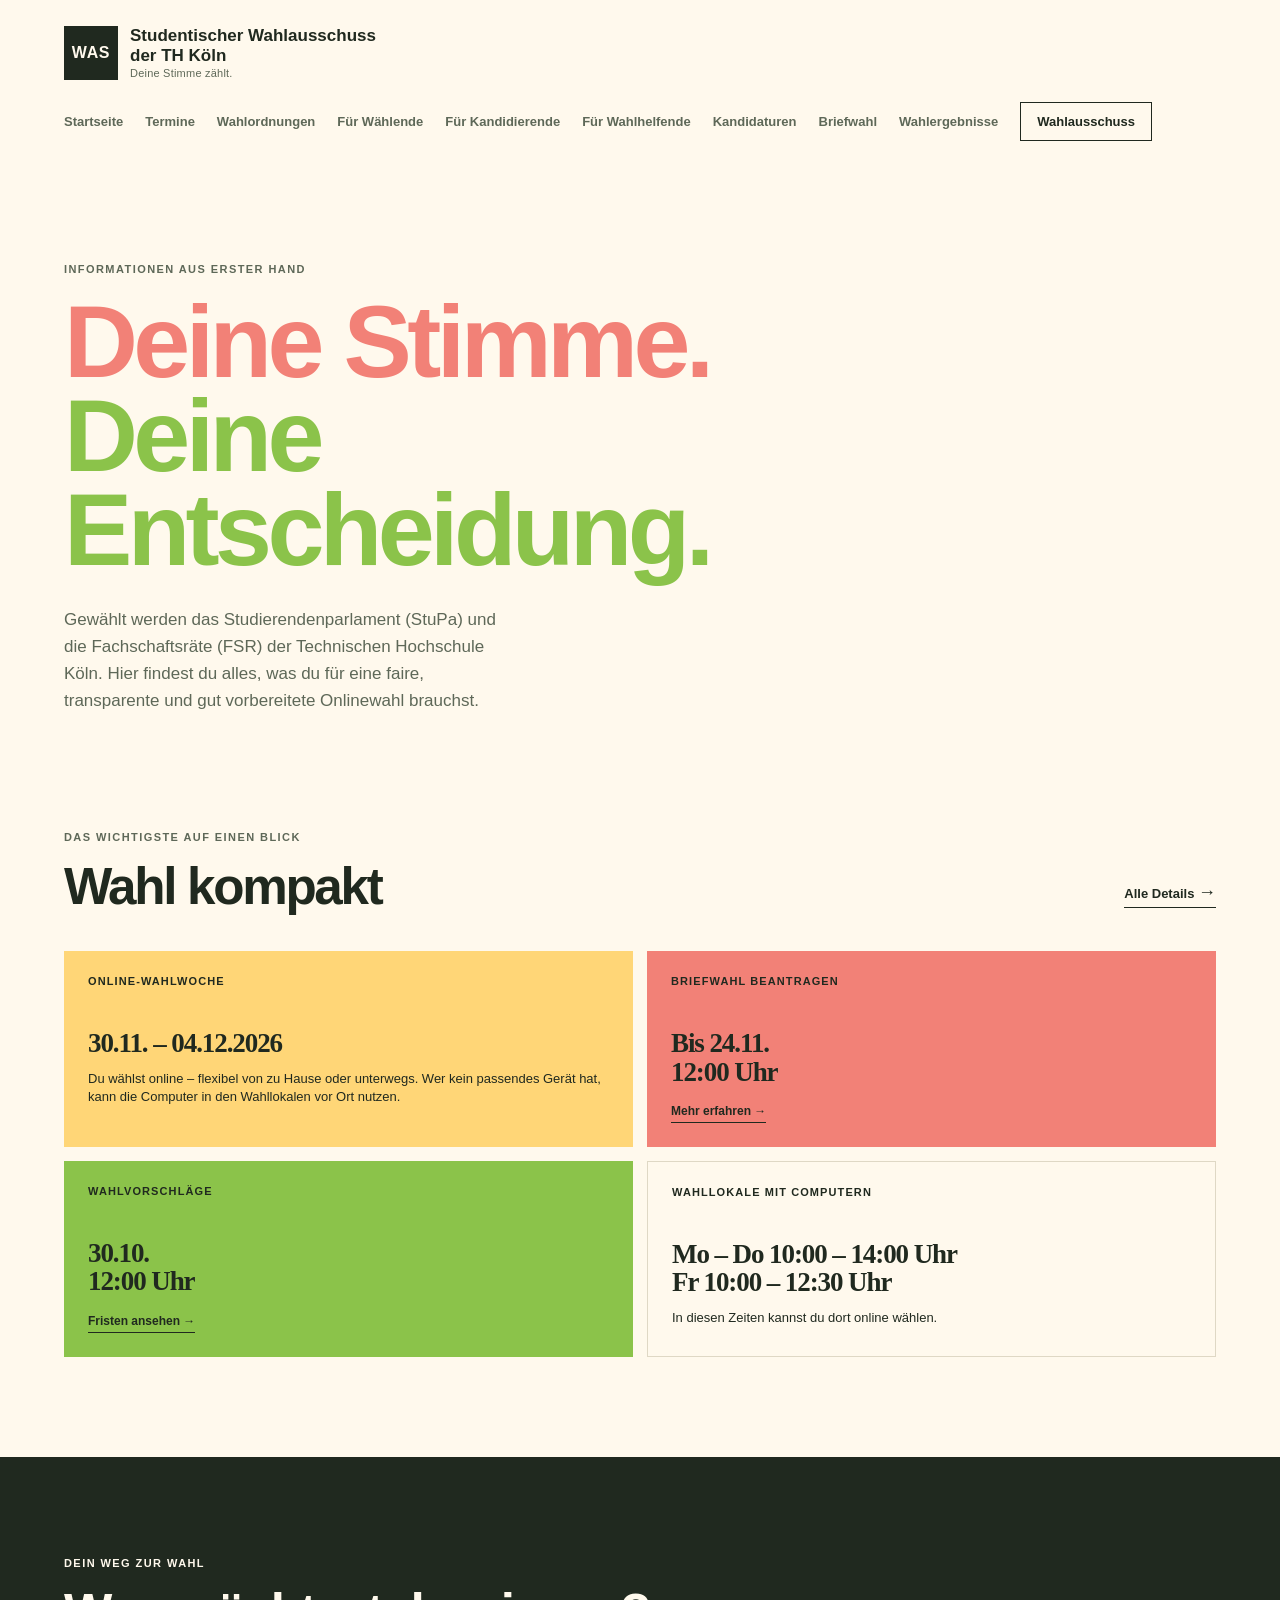
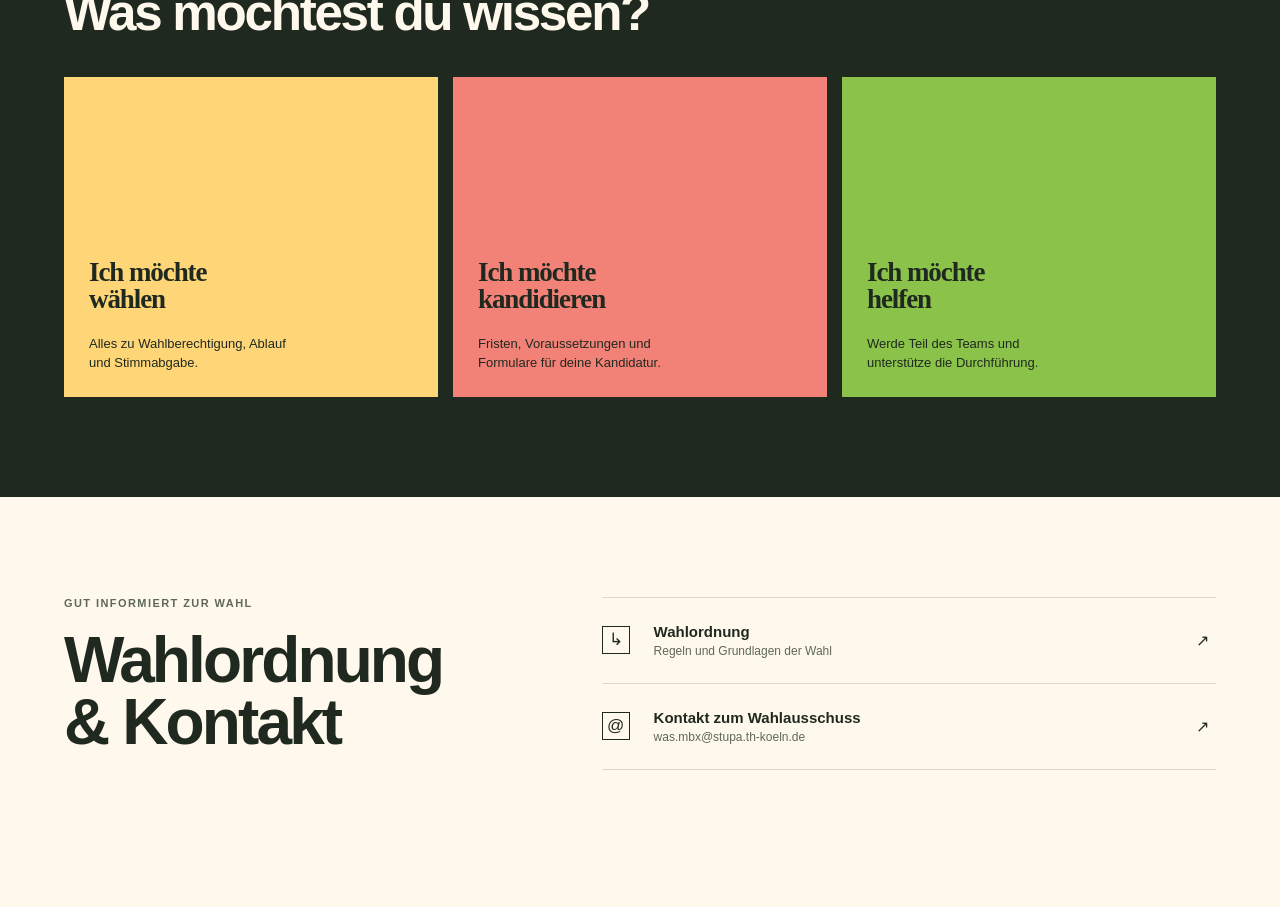
<file: index.html>
<!doctype html>
<html lang="de">
  <head>
    <meta charset="UTF-8" />
    <meta name="viewport" content="width=device-width, initial-scale=1.0" />
    <meta name="description" content="Informationen zur Wahl, den Fristen und dem Wahlausschuss." />
    <title>Wahlausschuss | Deine Wahl</title>
    <link rel="stylesheet" href="styles.css" />
    <script src="script.js" defer></script>
  </head>
  <body>
    <header class="site-header">
      <a class="brand" href="#start" aria-label="Startseite Studentischer Wahlausschuss">
        <span class="brand-mark">WAS</span>
        <span><strong>Studentischer Wahlausschuss</strong><strong>der TH Köln</strong><small>Deine Stimme zählt.</small></span>
      </a>
      <button class="menu-toggle" type="button" aria-expanded="false" aria-controls="site-nav">Menü</button>
      <nav id="site-nav" class="site-nav" aria-label="Hauptnavigation">
        <a href="index.html">Startseite</a>
        <a href="termine.html">Termine</a>
        <a href="wahlordnungen.html">Wahlordnungen</a>
        <a href="waehlende.html">Für Wählende</a>
        <a href="kandidierende.html">Für Kandidierende</a>
        <a href="wahlhelfende.html">Für Wahlhelfende</a>
        <a href="kandidaturen.html">Kandidaturen</a>
        <a href="briefwahl.html">Briefwahl</a>
        <a href="wahlergebnisse.html">Wahlergebnisse</a>
        <a class="nav-cta" href="wahlausschuss.html">Wahlausschuss</a>
      </nav>
    </header>

    <main id="start">
      <section class="hero" aria-labelledby="hero-title">
        <div class="hero-copy">
          <p class="eyebrow">Informationen aus erster Hand</p>
          <h1 id="hero-title"><span>Deine Stimme.</span><br /><em>Deine Entscheidung.</em></h1>
          <p class="hero-intro">Gewählt werden das Studierendenparlament (StuPa) und die Fachschaftsräte (FSR) der Technischen Hochschule Köln. Hier findest du alles, was du für eine faire, transparente und gut vorbereitete Onlinewahl brauchst.</p>
        </div>
      </section>

      <section class="section facts-section" aria-labelledby="facts-title">
        <div class="section-heading compact"><p class="eyebrow">Das wichtigste auf einen Blick</p><h2 id="facts-title">Wahl kompakt</h2><a class="text-link" href="termine.html">Alle Details <span>→</span></a></div>
        <div class="facts-grid">
          <article class="fact-card fact-card-wide"><span class="fact-label">Online-Wahlwoche</span><strong>30.11. – 04.12.2026</strong><p>Du wählst online – flexibel von zu Hause oder unterwegs. Wer kein passendes Gerät hat, kann die Computer in den Wahllokalen vor Ort nutzen.</p></article>
          <article class="fact-card"><span class="fact-label">Briefwahl beantragen</span><strong>Bis 24.11.<br />12:00 Uhr</strong><a class="text-link" href="briefwahl.html">Mehr erfahren →</a></article>
          <article class="fact-card"><span class="fact-label">Wahlvorschläge</span><strong>30.10.<br />12:00 Uhr</strong><a class="text-link" href="termine.html">Fristen ansehen →</a></article>
          <article class="fact-card fact-card-wide"><span class="fact-label">Wahllokale mit Computern</span><strong>Mo – Do 10:00 – 14:00 Uhr<br />Fr 10:00 – 12:30 Uhr</strong><p>In diesen Zeiten kannst du dort online wählen.</p></article>
        </div>
      </section>

      <section id="wahl" class="section choice-section" aria-labelledby="wahl-title">
        <div class="section-heading compact"><p class="eyebrow">Dein Weg zur Wahl</p><h2 id="wahl-title">Was möchtest du wissen?</h2></div>
        <div class="choice-grid">
          <a class="choice-card choice-yellow" href="waehlende.html"><h3>Ich möchte wählen</h3><p>Alles zu Wahlberechtigung, Ablauf und Stimmabgabe.</p></a>
          <a class="choice-card choice-coral" href="kandidierende.html"><h3>Ich möchte kandidieren</h3><p>Fristen, Voraussetzungen und Formulare für deine Kandidatur.</p></a>
          <a class="choice-card choice-ink" href="wahlhelfende.html"><h3>Ich möchte helfen</h3><p>Werde Teil des Teams und unterstütze die Durchführung.</p></a>
        </div>
      </section>

      <section id="service" class="section service-section" aria-labelledby="service-title">
        <div><p class="eyebrow">Gut informiert zur Wahl</p><h2 id="service-title">Wahlordnung<br />& Kontakt</h2></div>
        <div class="resource-list">
          <a href="wahlordnungen.html"><span class="resource-icon">↳</span><span><strong>Wahlordnung</strong><small>Regeln und Grundlagen der Wahl</small></span><span>↗</span></a>
          <a id="kontakt" href="mailto:was.mbx@stupa.th-koeln.de"><span class="resource-icon">@</span><span><strong>Kontakt zum Wahlausschuss</strong><small>was.mbx@stupa.th-koeln.de</small></span><span>↗</span></a>
        </div>
      </section>
    </main>

    
  </body>
</html>
</file>
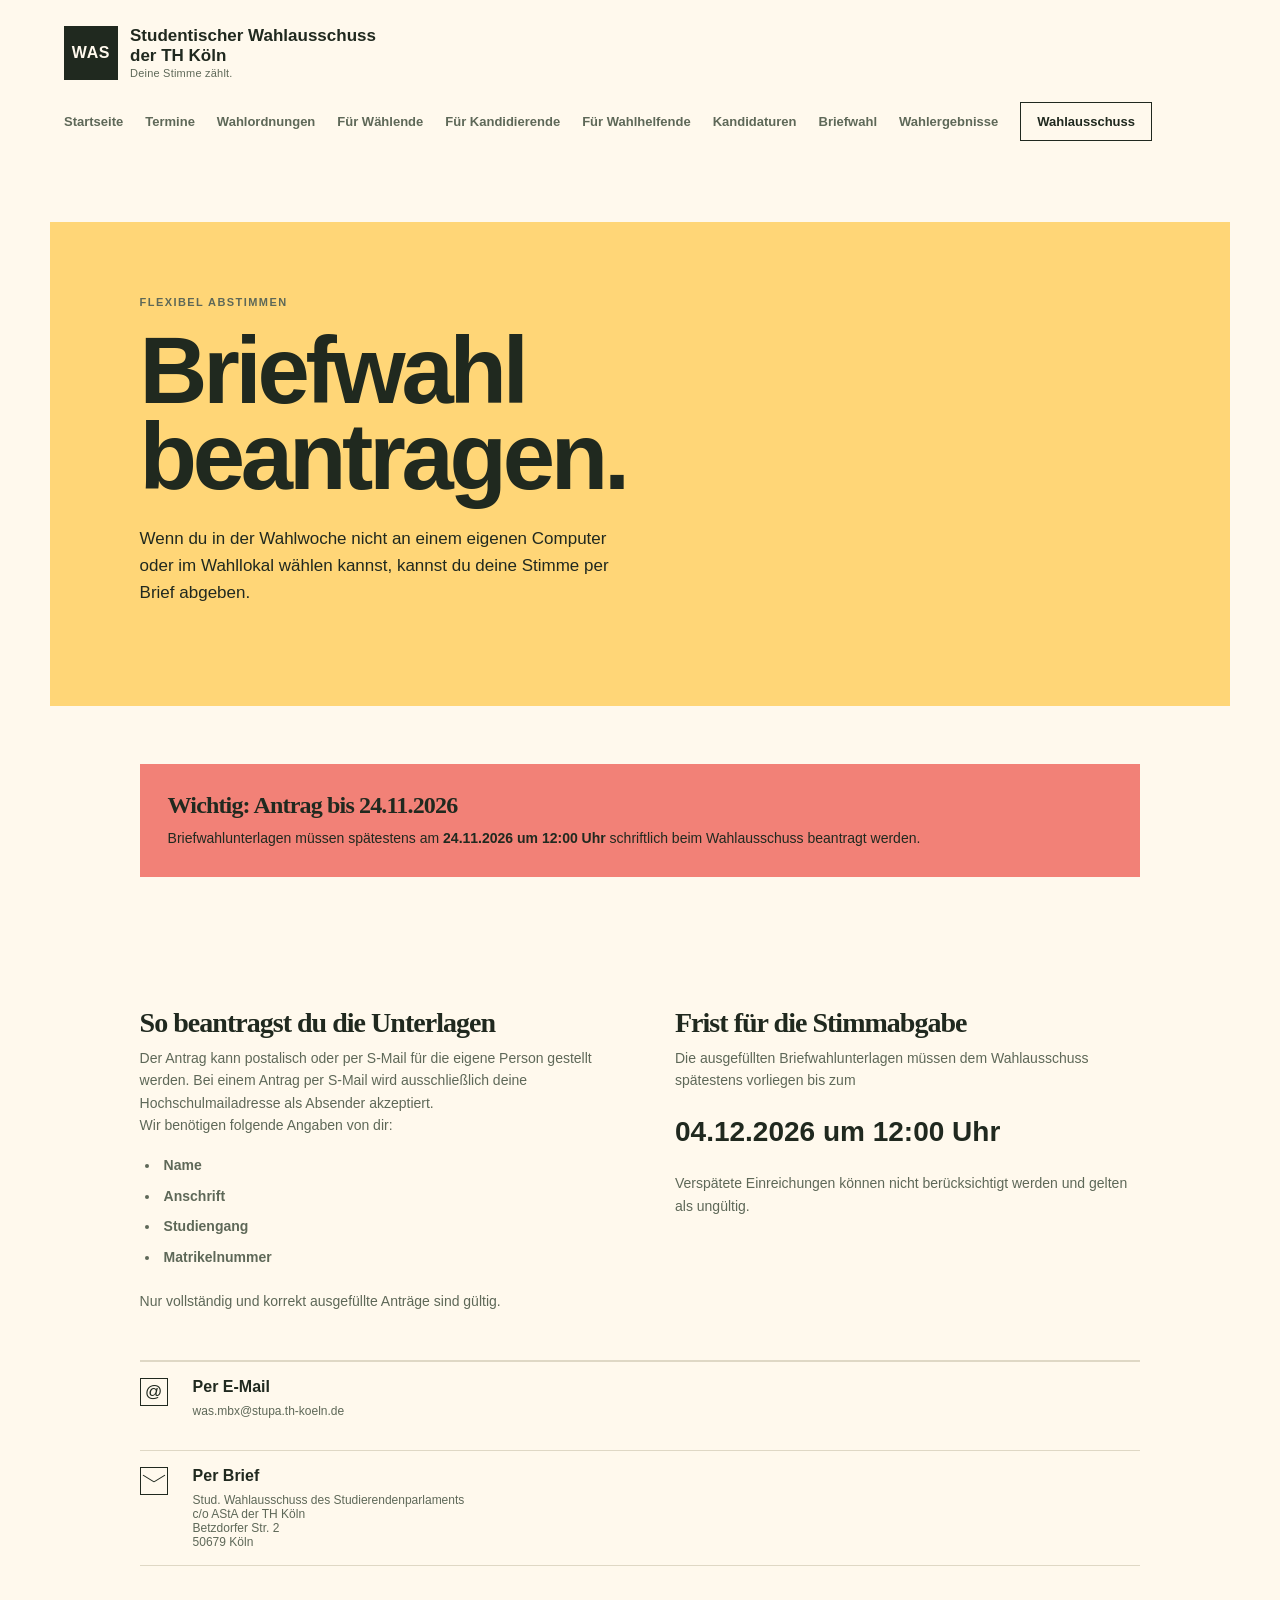
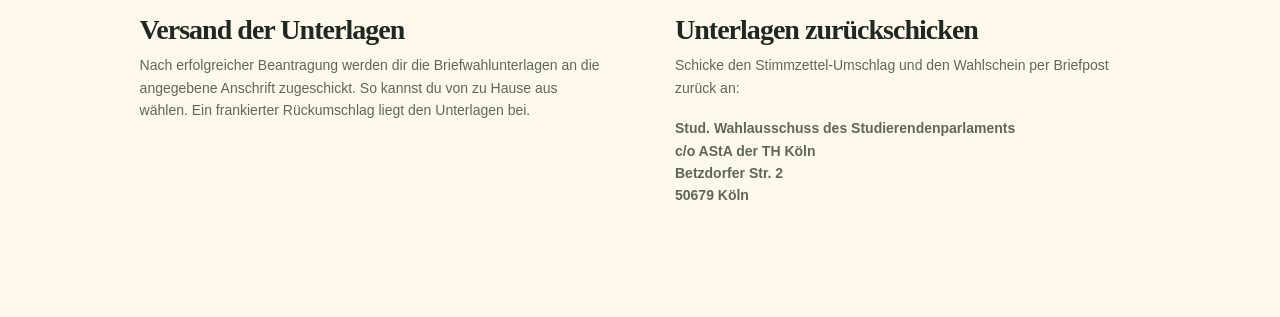
<file: briefwahl.html>
<!doctype html>
<html lang="de">
  <head>
    <meta charset="UTF-8" />
    <meta name="viewport" content="width=device-width, initial-scale=1.0" />
    <title>Briefwahl | Studentischer Wahlausschuss</title>
    <link rel="stylesheet" href="styles.css" />
    <script src="script.js" defer></script>
  </head>
  <body class="inner-page">
    <header class="site-header">
      <a class="brand" href="index.html" aria-label="Startseite Studentischer Wahlausschuss">
        <span class="brand-mark">WAS</span>
        <span><strong>Studentischer Wahlausschuss</strong><strong>der TH Köln</strong><small>Deine Stimme zählt.</small></span>
      </a>
      <button class="menu-toggle" type="button" aria-expanded="false" aria-controls="site-nav">Menü</button>
      <nav id="site-nav" class="site-nav" aria-label="Hauptnavigation">
        <a href="index.html">Startseite</a><a href="termine.html">Termine</a><a href="wahlordnungen.html">Wahlordnungen</a><a href="waehlende.html">Für Wählende</a><a href="kandidierende.html">Für Kandidierende</a><a href="wahlhelfende.html">Für Wahlhelfende</a><a href="kandidaturen.html">Kandidaturen</a><a href="briefwahl.html">Briefwahl</a><a href="wahlergebnisse.html">Wahlergebnisse</a><a class="nav-cta" href="wahlausschuss.html">Wahlausschuss</a>
      </nav>
    </header>

    <main class="page-main">
      <section class="page-hero color-yellow">
        <p class="eyebrow">Flexibel abstimmen</p>
        <h1>Briefwahl<br /><em>beantragen.</em></h1>
        <p>Wenn du in der Wahlwoche nicht an einem eigenen Computer oder im Wahllokal wählen kannst, kannst du deine Stimme per Brief abgeben.</p>
      </section>

      <section class="page-callout" aria-labelledby="briefwahl-hinweis">
        <div class="callout callout-coral">
          <h2 id="briefwahl-hinweis">Wichtig: Antrag bis 24.11.2026</h2>
          <p>Briefwahlunterlagen müssen spätestens am <strong>24.11.2026 um 12:00 Uhr</strong> schriftlich beim Wahlausschuss beantragt werden.</p>
        </div>
      </section>

      <section class="page-content">
        <div class="text-columns briefwahl-copy">
          <div>
            <h2>So beantragst du die Unterlagen</h2>
            <p>Der Antrag kann postalisch oder per S-Mail für die eigene Person gestellt werden. Bei einem Antrag per S-Mail wird ausschließlich deine Hochschulmailadresse als Absender akzeptiert.</p>
            <p>Wir benötigen folgende Angaben von dir:</p>
            <ul>
              <li><strong>Name</strong></li>
              <li><strong>Anschrift</strong></li>
              <li><strong>Studiengang</strong></li>
              <li><strong>Matrikelnummer</strong></li>
            </ul>
            <p>Nur vollständig und korrekt ausgefüllte Anträge sind gültig.</p>
          </div>
          <div>
            <h2>Frist für die Stimmabgabe</h2>
            <p>Die ausgefüllten Briefwahlunterlagen müssen dem Wahlausschuss spätestens vorliegen bis zum</p>
            <p class="briefwahl-deadline"><strong>04.12.2026 um 12:00 Uhr</strong></p>
            <p>Verspätete Einreichungen können nicht berücksichtigt werden und gelten als ungültig.</p>
          </div>
        </div>

        <div class="resource-list address-list">
          <div class="resource-panel"><span class="resource-icon">@</span><span><strong>Per E-Mail</strong><small><a href="mailto:was.mbx@stupa.th-koeln.de">was.mbx@stupa.th-koeln.de</a></small></span></div>
          <div class="resource-panel"><span class="resource-icon envelope-icon" aria-hidden="true"></span><span><strong>Per Brief</strong><small>Stud. Wahlausschuss des Studierendenparlaments<br />c/o AStA der TH Köln<br />Betzdorfer Str. 2<br />50679 Köln</small></span></div>
        </div>

        <div class="text-columns briefwahl-copy briefwahl-followup">
          <div>
            <h2>Versand der Unterlagen</h2>
            <p>Nach erfolgreicher Beantragung werden dir die Briefwahlunterlagen an die angegebene Anschrift zugeschickt. So kannst du von zu Hause aus wählen. Ein frankierter Rückumschlag liegt den Unterlagen bei.</p>
          </div>
          <div>
            <h2>Unterlagen zurückschicken</h2>
            <p>Schicke den Stimmzettel-Umschlag und den Wahlschein per Briefpost zurück an:</p>
            <address>Stud. Wahlausschuss des Studierendenparlaments<br />c/o AStA der TH Köln<br />Betzdorfer Str. 2<br />50679 Köln</address>
          </div>
        </div>
      </section>
    </main>

    
  </body>
</html>
</file>
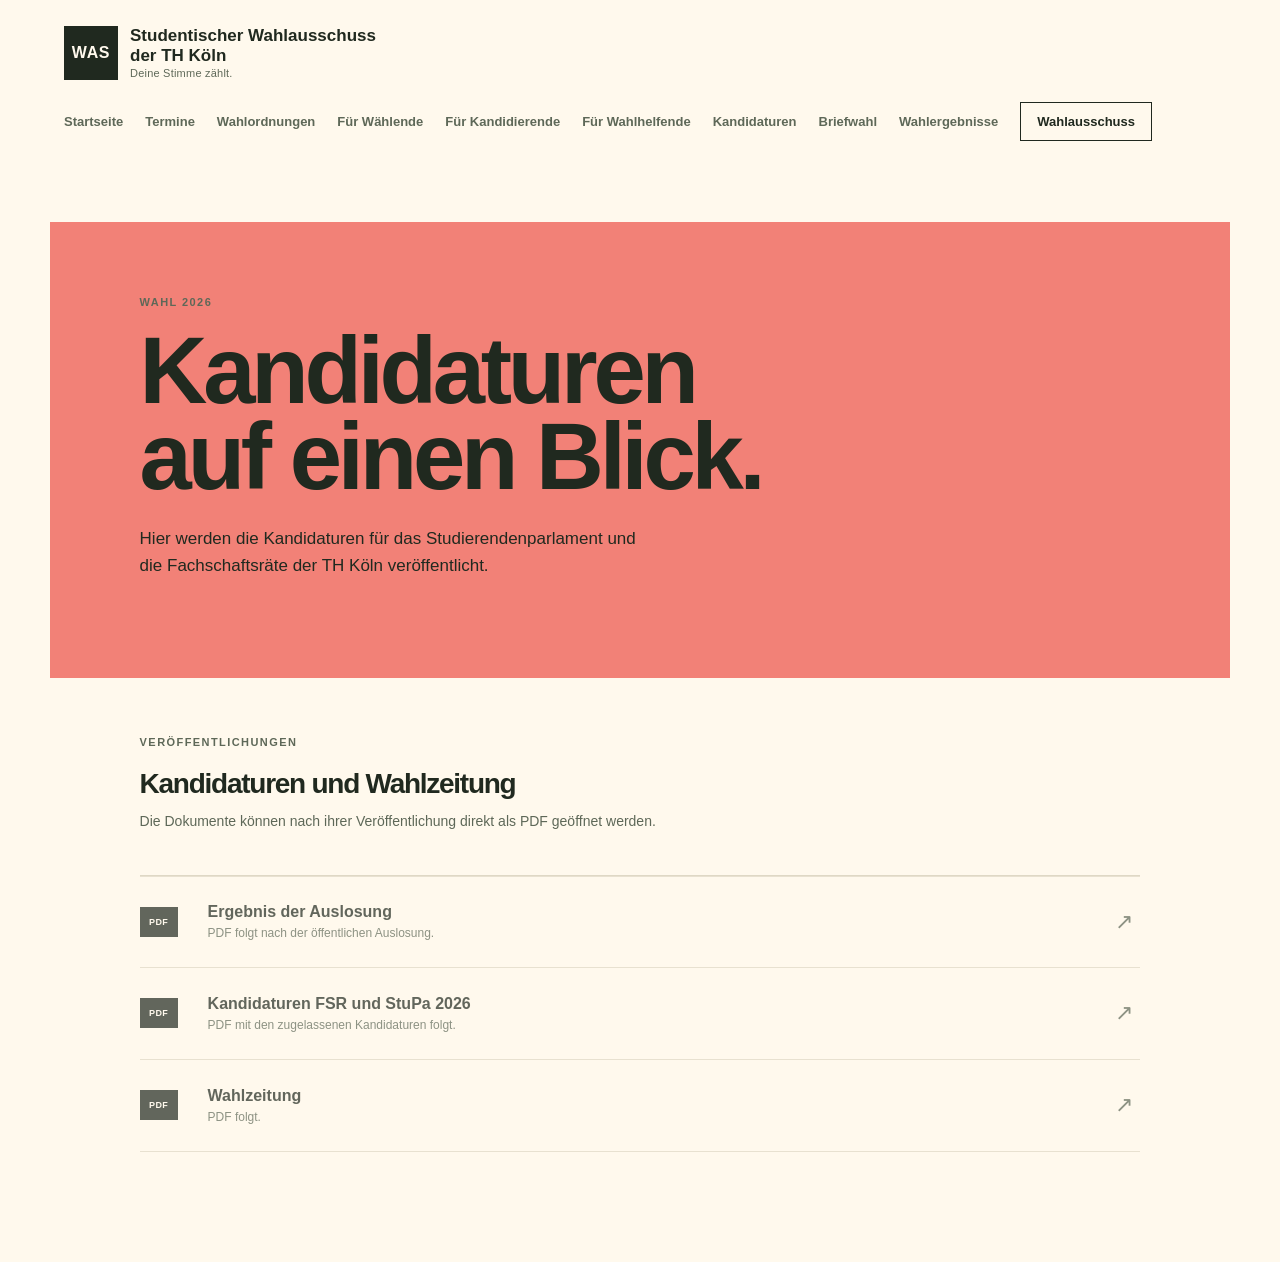
<file: kandidaturen.html>
<!doctype html>
<html lang="de">
  <head>
    <meta charset="UTF-8" />
    <meta name="viewport" content="width=device-width, initial-scale=1.0" />
    <meta name="description" content="Kandidaturen und Wahlzeitung für die Wahlen an der TH Köln." />
    <title>Kandidaturen | Studentischer Wahlausschuss</title>
    <link rel="stylesheet" href="styles.css" />
    <script src="script.js" defer></script>
  </head>
  <body class="inner-page">
    <header class="site-header">
      <a class="brand" href="index.html" aria-label="Startseite Studentischer Wahlausschuss"><span class="brand-mark">WAS</span><span><strong>Studentischer Wahlausschuss</strong><strong>der TH Köln</strong><small>Deine Stimme zählt.</small></span></a>
      <button class="menu-toggle" type="button" aria-expanded="false" aria-controls="site-nav">Menü</button>
      <nav id="site-nav" class="site-nav" aria-label="Hauptnavigation"><a href="index.html">Startseite</a><a href="termine.html">Termine</a><a href="wahlordnungen.html">Wahlordnungen</a><a href="waehlende.html">Für Wählende</a><a href="kandidierende.html">Für Kandidierende</a><a href="wahlhelfende.html">Für Wahlhelfende</a><a href="kandidaturen.html">Kandidaturen</a><a href="briefwahl.html">Briefwahl</a><a href="wahlergebnisse.html">Wahlergebnisse</a><a class="nav-cta" href="wahlausschuss.html">Wahlausschuss</a></nav>
    </header>

    <main class="page-main">
      <section class="page-hero color-coral">
        <p class="eyebrow">Wahl 2026</p>
        <h1>Kandidaturen<br /><em>auf einen Blick.</em></h1>
        <p>Hier werden die Kandidaturen für das Studierendenparlament und die Fachschaftsräte der TH Köln veröffentlicht.</p>
      </section>

      <section class="page-content document-page candidatures-page">
        <div class="document-intro"><p class="eyebrow">Veröffentlichungen</p><h2>Kandidaturen und Wahlzeitung</h2><p>Die Dokumente können nach ihrer Veröffentlichung direkt als PDF geöffnet werden.</p></div>

        <div class="document-list document-list-large">
          <a class="document-placeholder" href="#" aria-label="Platzhalter Ergebnis der Auslosung"><span class="resource-icon">PDF</span><span><strong>Ergebnis der Auslosung</strong><small>PDF folgt nach der öffentlichen Auslosung.</small></span><span>↗</span></a>
          <a class="document-placeholder" href="#" aria-label="Platzhalter Kandidaturen FSR und StuPa"><span class="resource-icon">PDF</span><span><strong>Kandidaturen FSR und StuPa 2026</strong><small>PDF mit den zugelassenen Kandidaturen folgt.</small></span><span>↗</span></a>
          <a class="document-placeholder" href="#" aria-label="Platzhalter Wahlzeitung"><span class="resource-icon">PDF</span><span><strong>Wahlzeitung</strong><small>PDF folgt.</small></span><span>↗</span></a>
          <!-- <a href="dokumente/Wahlzeitung%202024.pdf" target="_blank" rel="noopener"><span class="resource-icon">PDF</span><span><strong>Wahlzeitung</strong><small>Wahlzeitung als PDF öffnen</small></span><span>↗</span></a> -->
        </div>

      </section>
    </main>
  </body>
</html>
</file>
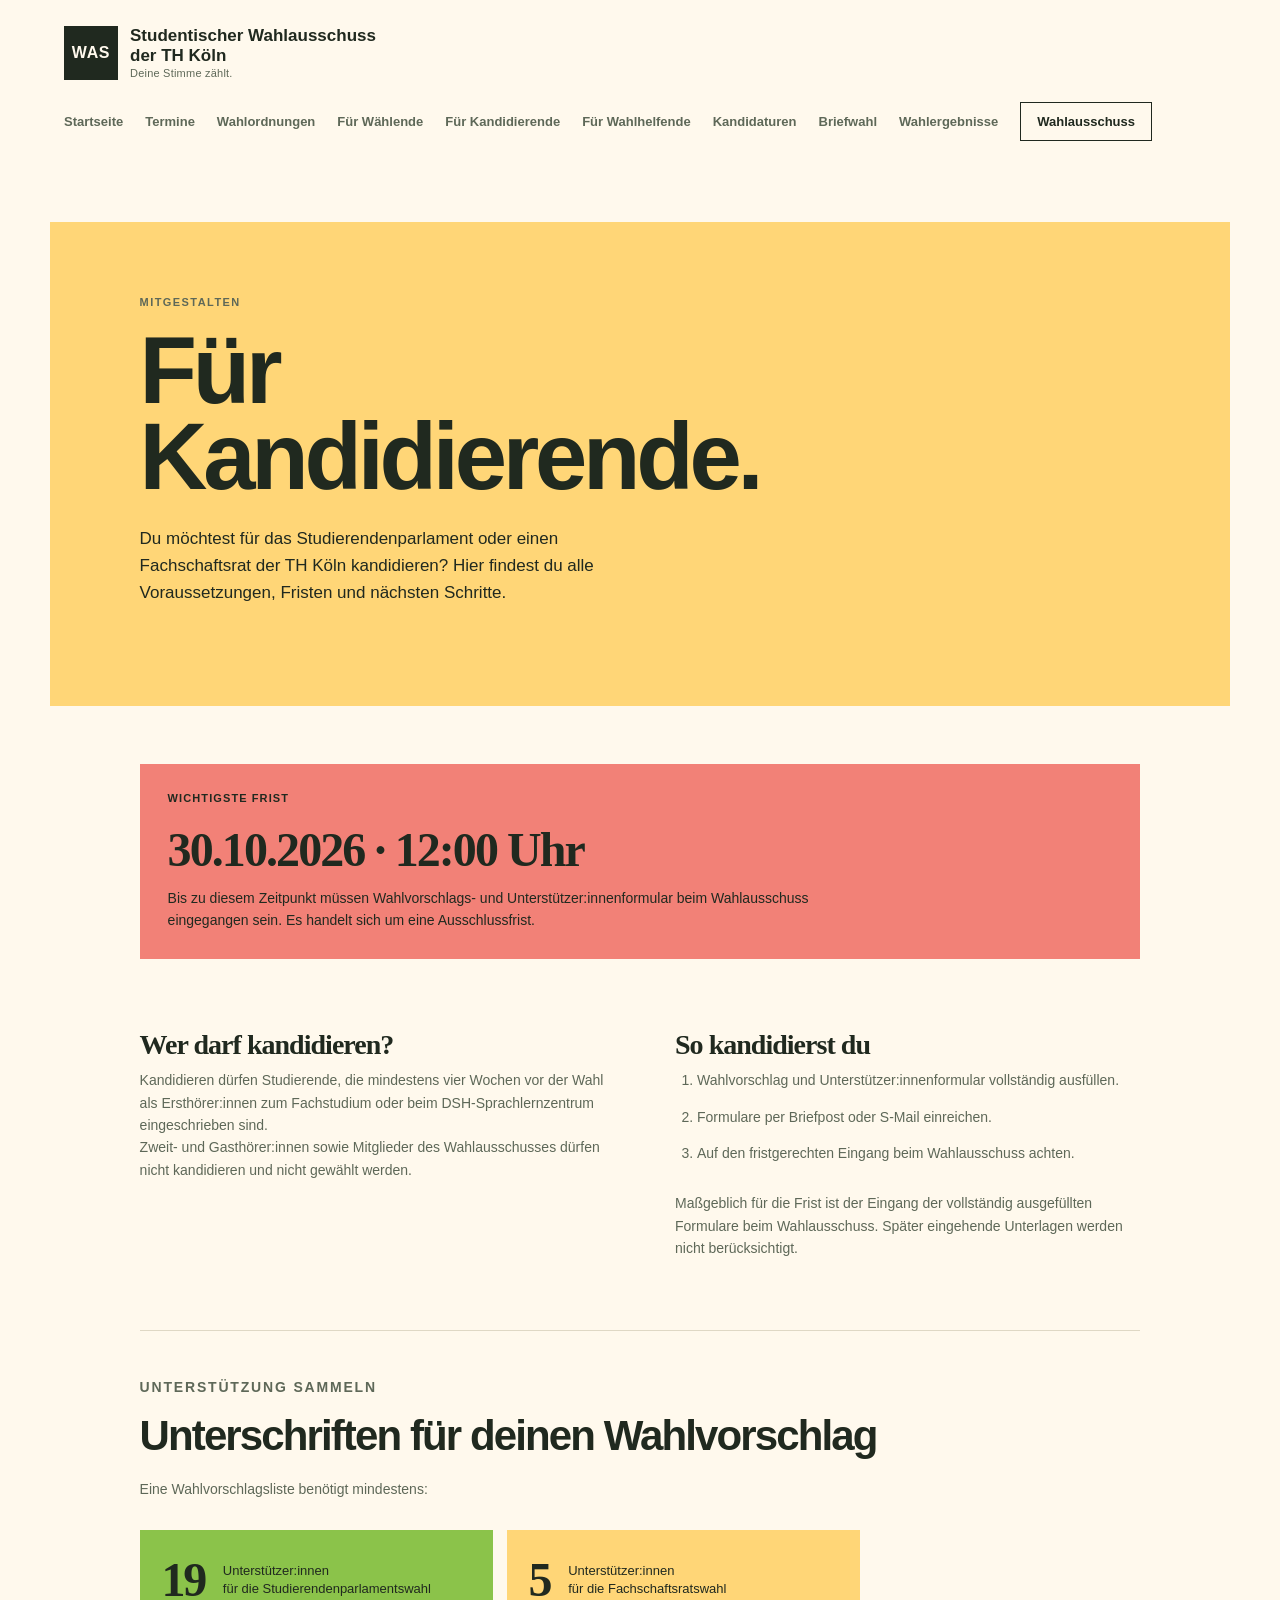
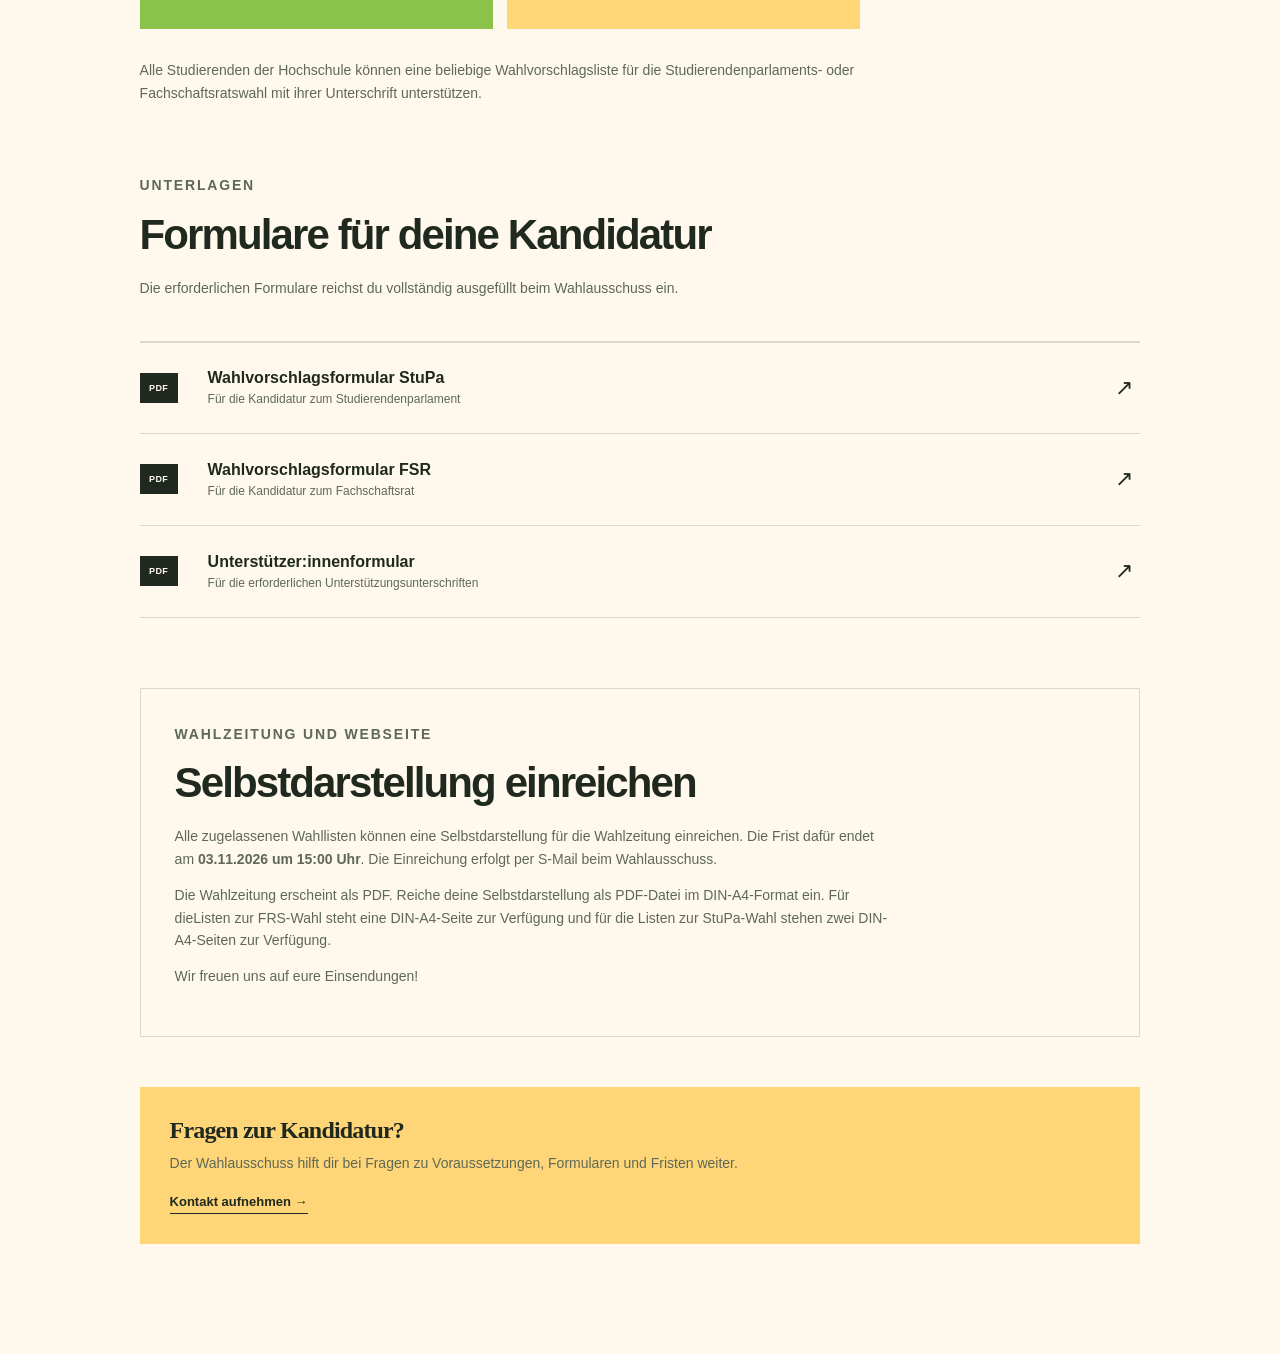
<file: kandidierende.html>
<!doctype html>
<html lang="de">
  <head>
    <meta charset="UTF-8" />
    <meta name="viewport" content="width=device-width, initial-scale=1.0" />
    <meta name="description" content="Informationen für Kandidierende zur Wahl des Studierendenparlaments und der Fachschaftsräte der TH Köln." />
    <title>Für Kandidierende | Studentischer Wahlausschuss</title>
    <link rel="stylesheet" href="styles.css" />
    <script src="script.js" defer></script>
  </head>
  <body class="inner-page">
    <header class="site-header">
      <a class="brand" href="index.html" aria-label="Startseite Studentischer Wahlausschuss"><span class="brand-mark">WAS</span><span><strong>Studentischer Wahlausschuss</strong><strong>der TH Köln</strong><small>Deine Stimme zählt.</small></span></a>
      <button class="menu-toggle" type="button" aria-expanded="false" aria-controls="site-nav">Menü</button>
      <nav id="site-nav" class="site-nav" aria-label="Hauptnavigation"><a href="index.html">Startseite</a><a href="termine.html">Termine</a><a href="wahlordnungen.html">Wahlordnungen</a><a href="waehlende.html">Für Wählende</a><a href="kandidierende.html">Für Kandidierende</a><a href="wahlhelfende.html">Für Wahlhelfende</a><a href="kandidaturen.html">Kandidaturen</a><a href="briefwahl.html">Briefwahl</a><a href="wahlergebnisse.html">Wahlergebnisse</a><a class="nav-cta" href="wahlausschuss.html">Wahlausschuss</a></nav>
    </header>

    <main class="page-main">
      <section class="page-hero color-yellow">
        <p class="eyebrow">Mitgestalten</p>
        <h1>Für<br /><em>Kandidierende.</em></h1>
        <p>Du möchtest für das Studierendenparlament oder einen Fachschaftsrat der TH Köln kandidieren? Hier findest du alle Voraussetzungen, Fristen und nächsten Schritte.</p>
      </section>

      <section class="page-content candidate-content">
        <div class="candidate-deadline">
          <span class="fact-label">Wichtigste Frist</span>
          <strong>30.10.2026 · 12:00 Uhr</strong>
          <p>Bis zu diesem Zeitpunkt müssen Wahlvorschlags- und Unterstützer:innenformular beim Wahlausschuss eingegangen sein. Es handelt sich um eine Ausschlussfrist.</p>
        </div>

        <div class="text-columns candidate-columns">
          <div>
            <h2>Wer darf kandidieren?</h2>
            <p>Kandidieren dürfen Studierende, die mindestens vier Wochen vor der Wahl als Ersthörer:innen zum Fachstudium oder beim DSH-Sprachlernzentrum eingeschrieben sind.</p>
            <p>Zweit- und Gasthörer:innen sowie Mitglieder des Wahlausschusses dürfen nicht kandidieren und nicht gewählt werden.</p>
          </div>
          <div>
            <h2>So kandidierst du</h2>
            <ol class="candidate-steps">
              <li>Wahlvorschlag und Unterstützer:innenformular vollständig ausfüllen.</li>
              <li>Formulare per Briefpost oder S-Mail einreichen.</li>
              <li>Auf den fristgerechten Eingang beim Wahlausschuss achten.</li>
            </ol>
            <p class="candidate-note">Maßgeblich für die Frist ist der Eingang der vollständig ausgefüllten Formulare beim Wahlausschuss. Später eingehende Unterlagen werden nicht berücksichtigt.</p>
          </div>
        </div>

        <section class="candidate-section" aria-labelledby="support-title">
          <p class="eyebrow">Unterstützung sammeln</p>
          <h2 id="support-title">Unterschriften für deinen Wahlvorschlag</h2>
          <p>Eine Wahlvorschlagsliste benötigt mindestens:</p>
          <div class="support-grid"><div><strong>19</strong><span>Unterstützer:innen<br />für die Studierendenparlamentswahl</span></div><div><strong>5</strong><span>Unterstützer:innen<br />für die Fachschaftsratswahl</span></div></div>
          <p>Alle Studierenden der Hochschule können eine beliebige Wahlvorschlagsliste für die Studierendenparlaments- oder Fachschaftsratswahl mit ihrer Unterschrift unterstützen.</p>
        </section>

        <section class="candidate-section candidate-documents" aria-labelledby="documents-title">
          <p class="eyebrow">Unterlagen</p>
          <h2 id="documents-title">Formulare für deine Kandidatur</h2>
          <p>Die erforderlichen Formulare reichst du vollständig ausgefüllt beim Wahlausschuss ein.</p>
          <div class="document-list document-list-large">
            <a href="dokumente/Wahlvorschlagsformular_2026_StuPa.pdf" target="_blank" rel="noopener"><span class="resource-icon">PDF</span><span><strong>Wahlvorschlagsformular StuPa</strong><small>Für die Kandidatur zum Studierendenparlament</small></span><span>↗</span></a>
            <a href="dokumente/Wahlvorschlagsformular_2026_FSR.pdf" target="_blank" rel="noopener"><span class="resource-icon">PDF</span><span><strong>Wahlvorschlagsformular FSR</strong><small>Für die Kandidatur zum Fachschaftsrat</small></span><span>↗</span></a>
            <a href="dokumente/UnterstuetzerInnenformular_2026%20.pdf" target="_blank" rel="noopener"><span class="resource-icon">PDF</span><span><strong>Unterstützer:innenformular</strong><small>Für die erforderlichen Unterstützungsunterschriften</small></span><span>↗</span></a>
          </div>
        </section>

        <section class="candidate-section self-presentation" aria-labelledby="presentation-title">
          <p class="eyebrow">Wahlzeitung und Webseite</p>
          <h2 id="presentation-title">Selbstdarstellung einreichen</h2>
          <p>Alle zugelassenen Wahllisten können eine Selbstdarstellung für die Wahlzeitung einreichen. Die Frist dafür endet am <strong>03.11.2026 um 15:00 Uhr</strong>. Die Einreichung erfolgt per S-Mail beim Wahlausschuss.</p>
          <p>Die Wahlzeitung erscheint als PDF. Reiche deine Selbstdarstellung als PDF-Datei im DIN-A4-Format ein. Für dieListen zur FRS-Wahl steht eine DIN-A4-Seite zur Verfügung und für die Listen zur StuPa-Wahl stehen zwei DIN-A4-Seiten zur Verfügung.</p>
          <p>Wir freuen uns auf eure Einsendungen!</p>
        </section>

        <div class="callout"><h2>Fragen zur Kandidatur?</h2><p>Der Wahlausschuss hilft dir bei Fragen zu Voraussetzungen, Formularen und Fristen weiter.</p><a class="text-link" href="wahlausschuss.html">Kontakt aufnehmen →</a></div>
      </section>
    </main>
  </body>
</html>
</file>
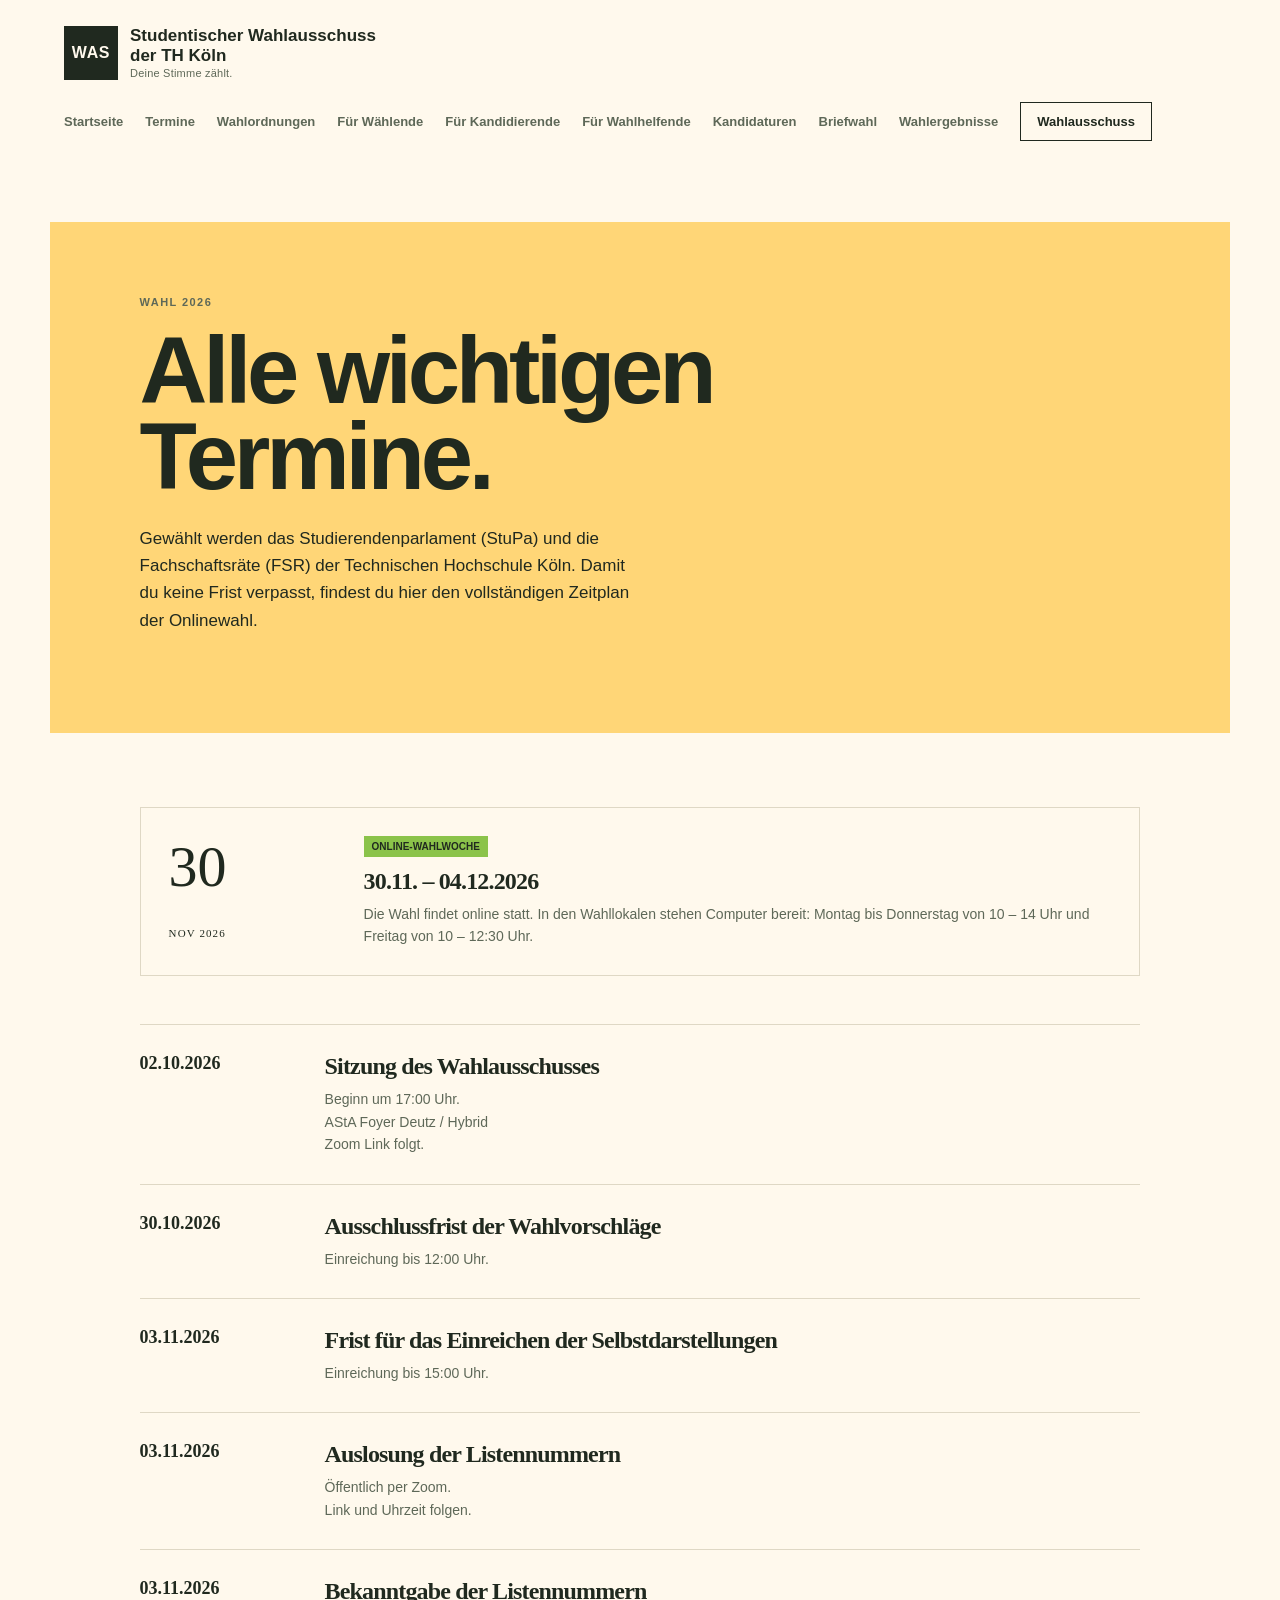
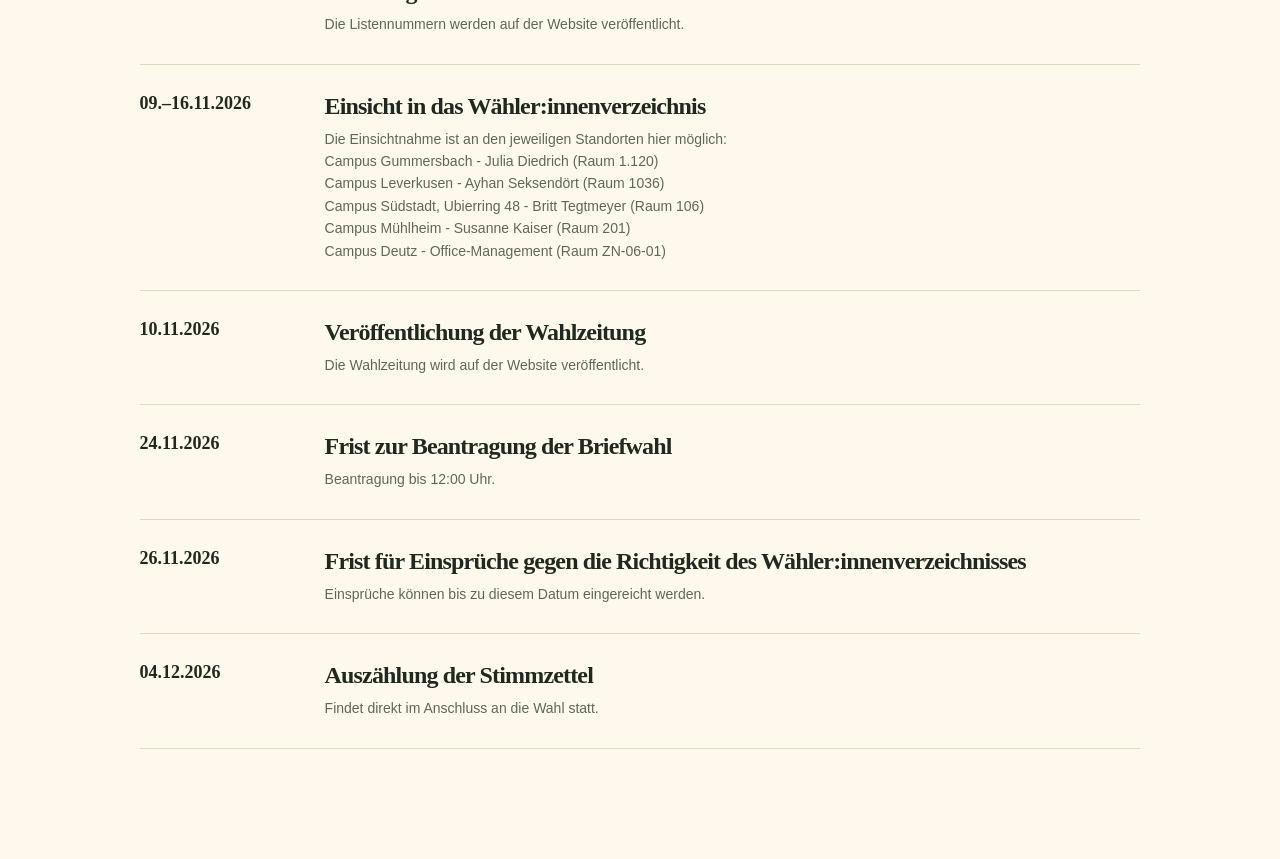
<file: termine.html>
<!doctype html>
<html lang="de">
  <head><meta charset="UTF-8" /><meta name="viewport" content="width=device-width, initial-scale=1.0" /><meta name="description" content="Wichtige Termine der Wahl 2026." /><title>Termine | Wahlausschuss</title><link rel="stylesheet" href="styles.css" /><script src="script.js" defer></script></head>
  <body class="inner-page">
    <header class="site-header"><a class="brand" href="index.html" aria-label="Startseite Studentischer Wahlausschuss"><span class="brand-mark">WAS</span><span><strong>Studentischer Wahlausschuss</strong><strong>der TH Köln</strong><small>Deine Stimme zählt.</small></span></a><button class="menu-toggle" type="button" aria-expanded="false" aria-controls="site-nav">Menü</button><nav id="site-nav" class="site-nav" aria-label="Hauptnavigation"><a href="index.html">Startseite</a><a href="termine.html">Termine</a><a href="wahlordnungen.html">Wahlordnungen</a><a href="waehlende.html">Für Wählende</a><a href="kandidierende.html">Für Kandidierende</a><a href="wahlhelfende.html">Für Wahlhelfende</a><a href="kandidaturen.html">Kandidaturen</a><a href="briefwahl.html">Briefwahl</a><a href="wahlergebnisse.html">Wahlergebnisse</a><a class="nav-cta" href="wahlausschuss.html">Wahlausschuss</a></nav></header>
    <main class="page-main">
      <section class="page-hero">
        <p class="eyebrow">Wahl 2026</p>
        <h1>Alle wichtigen<br /><em>Termine.</em></h1>
        <p>Gewählt werden das Studierendenparlament (StuPa) und die Fachschaftsräte (FSR) der Technischen Hochschule Köln. Damit du keine Frist verpasst, findest du hier den vollständigen Zeitplan der Onlinewahl.</p>
      </section><section class="page-content">
        <article class="info-block highlight-block">
          <span class="date-big">30<br /><small>NOV 2026</small></span>
          <div>
            <span class="tag">Online-Wahlwoche</span>
            <h2>30.11. – 04.12.2026</h2>
            <p>Die Wahl findet online statt. In den Wahllokalen stehen Computer bereit: Montag bis Donnerstag von 10 – 14 Uhr und Freitag von 10 – 12:30 Uhr.</p>
          </div>
        </article>
        <div class="detail-list">
          <article><time>02.10.2026</time>
            <div>
              <h2>Sitzung des Wahlausschusses</h2>
              <p>Beginn um 17:00 Uhr.<br>
              AStA Foyer Deutz / Hybrid<br>
              Zoom Link folgt.</p>
            </div>
          </article>
          <article>
            <time>30.10.2026</time>
            <div>
              <h2>Ausschlussfrist der Wahlvorschläge</h2>
              <p>Einreichung bis 12:00 Uhr.</p>
            </div>
          </article>
          <article>
            <time>03.11.2026</time>
            <div>
              <h2>Frist für das Einreichen der Selbstdarstellungen</h2>
              <p>Einreichung bis 15:00 Uhr.</p>
            </div>
          </article>
          <article>
            <time>03.11.2026</time>
            <div>
              <h2>Auslosung der Listennummern</h2>
              <p>Öffentlich per Zoom.<br>
              Link und Uhrzeit folgen.</p>
            </div>
          </article>
          <article>
            <time>03.11.2026</time>
            <div>
              <h2>Bekanntgabe der Listennummern</h2>
              <p>Die Listennummern werden auf der Website veröffentlicht.</p>
            </div>
          </article>
          <article>
            <time>09.–16.11.2026</time>
            <div>
              <h2>Einsicht in das Wähler:innenverzeichnis</h2>
              <p>Die Einsichtnahme ist an den jeweiligen Standorten hier möglich:<br>
              Campus Gummersbach - Julia Diedrich (Raum 1.120)<br>
              Campus Leverkusen - Ayhan Seksendört (Raum 1036)<br>
              Campus Südstadt, Ubierring 48 - Britt Tegtmeyer (Raum 106)<br>
              Campus Mühlheim - Susanne Kaiser (Raum 201)<br>
              Campus Deutz - Office-Management (Raum ZN-06-01)</p>
            </div>
          </article>
          <article>
            <time>10.11.2026</time>
            <div>
              <h2>Veröffentlichung der Wahlzeitung</h2>
              <p>Die Wahlzeitung wird auf der Website veröffentlicht.</p>
            </div>
          </article>
          <article>
            <time>24.11.2026</time>
            <div>
              <h2>Frist zur Beantragung der Briefwahl</h2>
              <p>Beantragung bis 12:00 Uhr.</p>
            </div>
          </article>
          <article>
            <time>26.11.2026</time>
            <div>
              <h2>Frist für Einsprüche gegen die Richtigkeit des Wähler:innenverzeichnisses</h2>
              <p>Einsprüche können bis zu diesem Datum eingereicht werden.</p>
            </div>
          </article>
          <article>
            <time>04.12.2026</time>
            <div>
              <h2>Auszählung der Stimmzettel</h2>
              <p>Findet direkt im Anschluss an die Wahl statt.</p>
            </div>
          </article>
        </div>
      </section>

    </main>
</file>
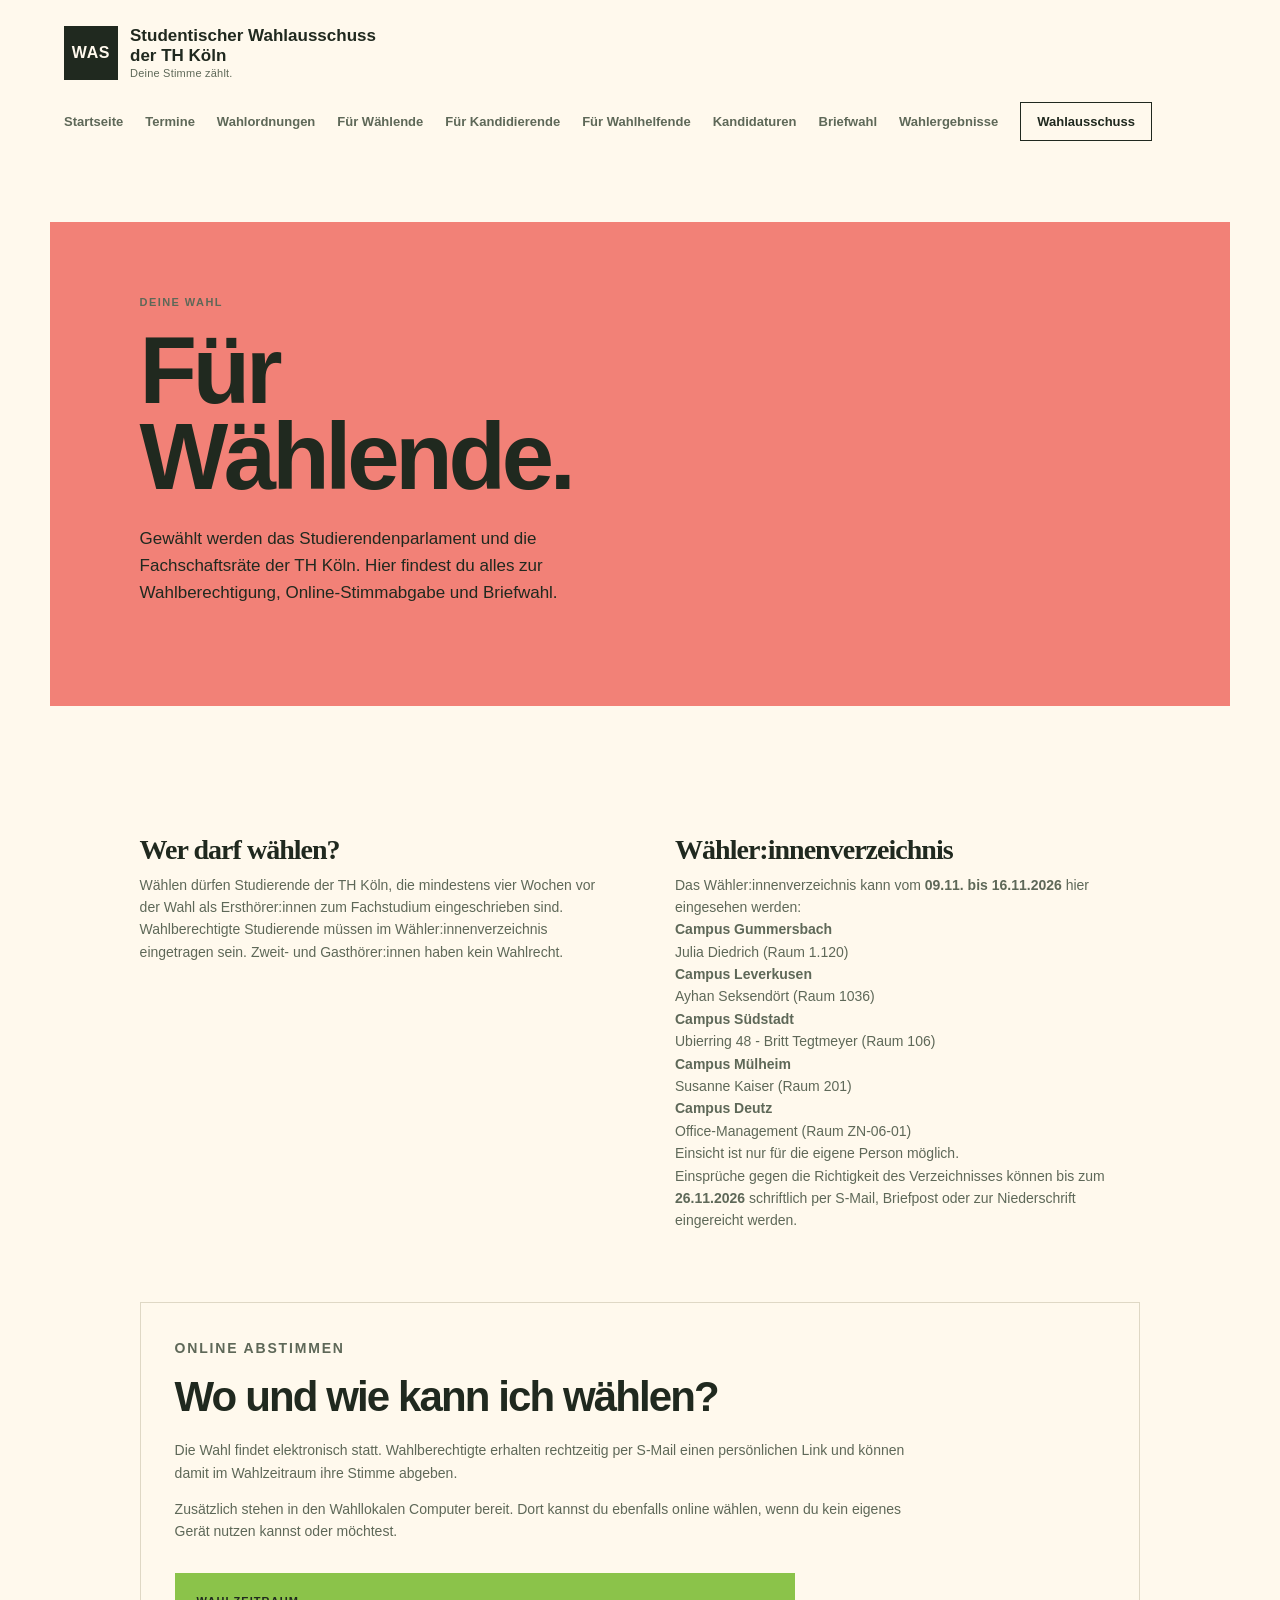
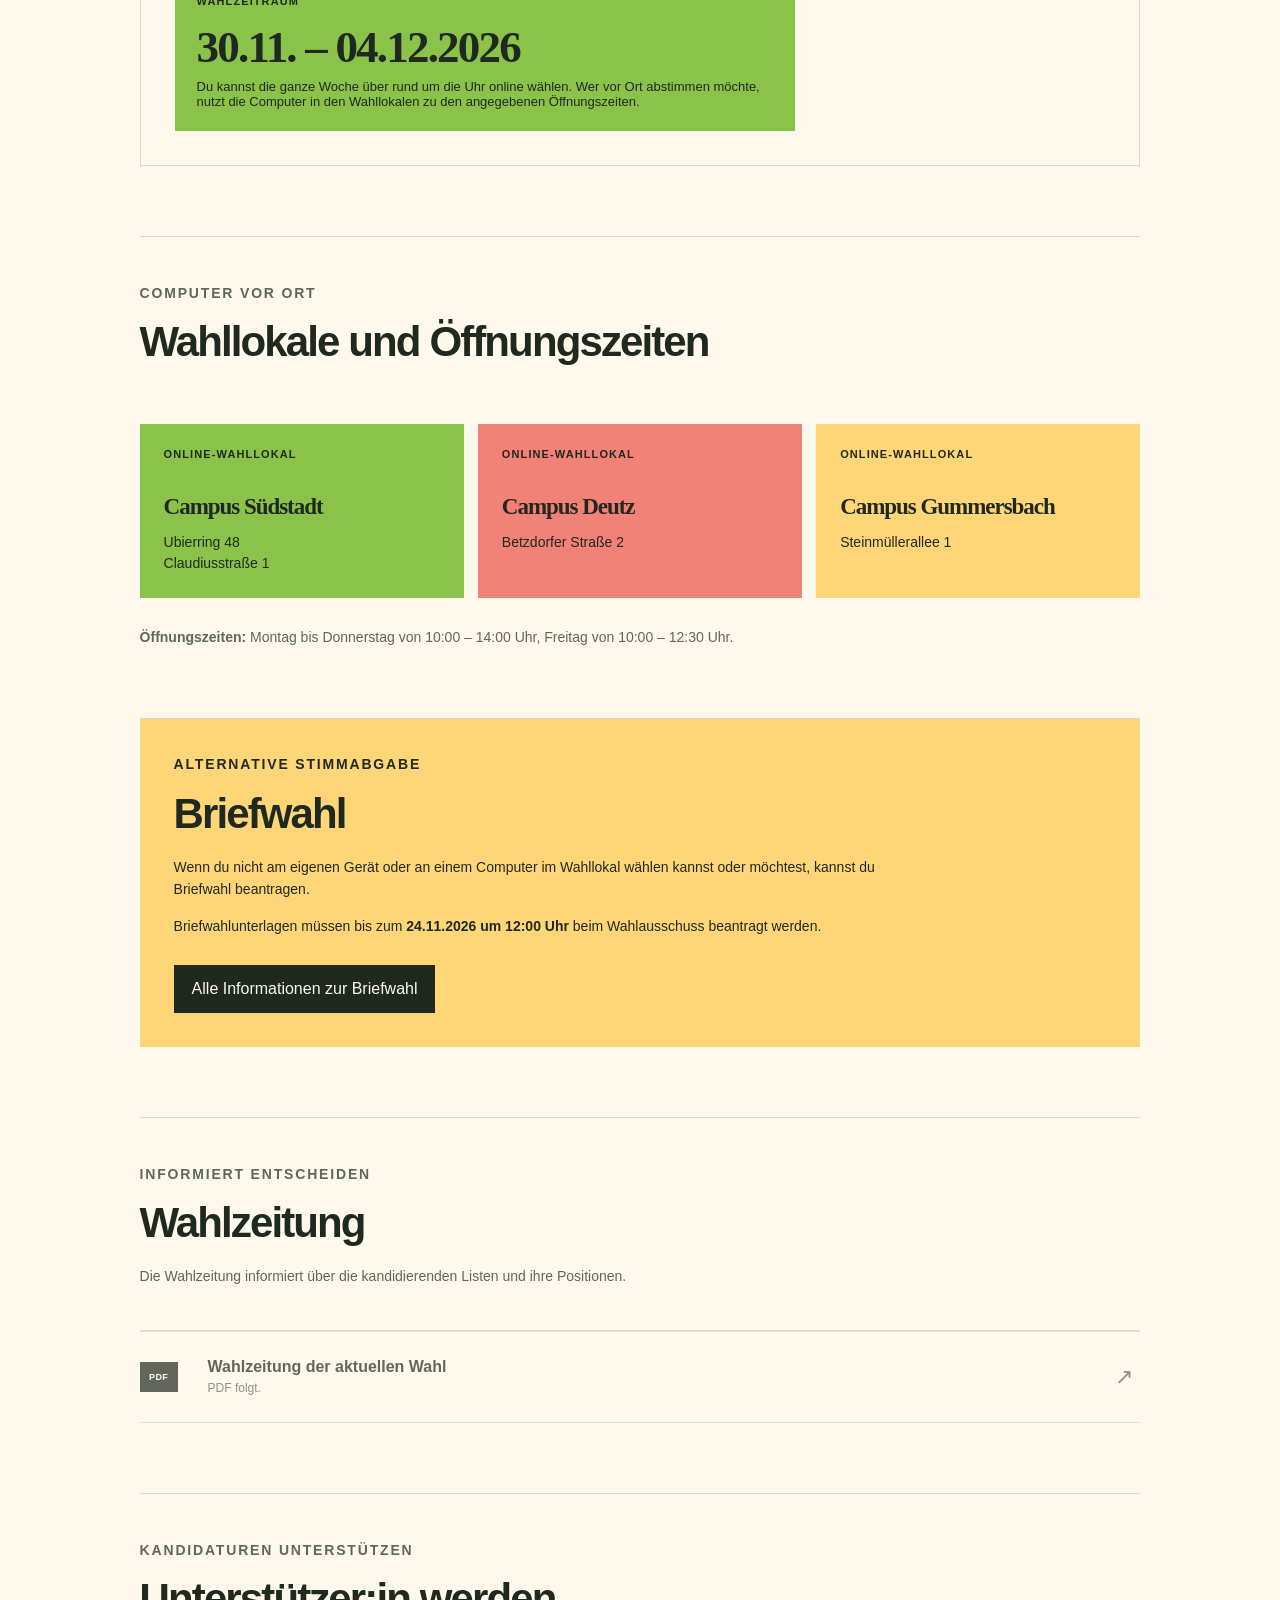
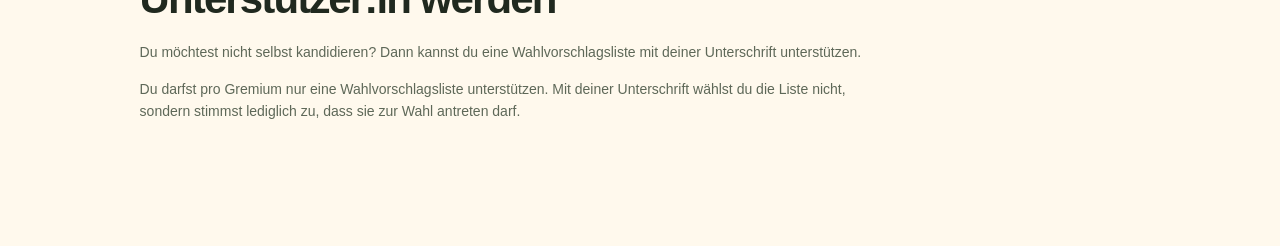
<file: waehlende.html>
<!doctype html>
<html lang="de">
  <head>
    <meta charset="UTF-8" />
    <meta name="viewport" content="width=device-width, initial-scale=1.0" />
    <meta name="description" content="Informationen für Wählende bei der Onlinewahl an der TH Köln." />
    <title>Für Wählende | Studentischer Wahlausschuss</title>
    <link rel="stylesheet" href="styles.css" />
    <script src="script.js" defer></script>
  </head>
  <body class="inner-page">
    <header class="site-header">
      <a class="brand" href="index.html" aria-label="Startseite Studentischer Wahlausschuss"><span class="brand-mark">WAS</span><span><strong>Studentischer Wahlausschuss</strong><strong>der TH Köln</strong><small>Deine Stimme zählt.</small></span></a>
      <button class="menu-toggle" type="button" aria-expanded="false" aria-controls="site-nav">Menü</button>
      <nav id="site-nav" class="site-nav" aria-label="Hauptnavigation"><a href="index.html">Startseite</a><a href="termine.html">Termine</a><a href="wahlordnungen.html">Wahlordnungen</a><a href="waehlende.html">Für Wählende</a><a href="kandidierende.html">Für Kandidierende</a><a href="wahlhelfende.html">Für Wahlhelfende</a><a href="kandidaturen.html">Kandidaturen</a><a href="briefwahl.html">Briefwahl</a><a href="wahlergebnisse.html">Wahlergebnisse</a><a class="nav-cta" href="wahlausschuss.html">Wahlausschuss</a></nav>
    </header>

    <main class="page-main">
      <section class="page-hero color-coral">
        <p class="eyebrow">Deine Wahl</p>
        <h1>Für<br /><em>Wählende.</em></h1>
        <p>Gewählt werden das Studierendenparlament und die Fachschaftsräte der TH Köln. Hier findest du alles zur Wahlberechtigung, Online-Stimmabgabe und Briefwahl.</p>
      </section>

      <section class="page-content voter-content">
        <div class="text-columns voter-columns">
          <div>
            <h2>Wer darf wählen?</h2>
            <p>Wählen dürfen Studierende der TH Köln, die mindestens vier Wochen vor der Wahl als Ersthörer:innen zum Fachstudium eingeschrieben sind.</p>
            <p>Wahlberechtigte Studierende müssen im Wähler:innenverzeichnis eingetragen sein. Zweit- und Gasthörer:innen haben kein Wahlrecht.</p>
          </div>
          <div>
            <h2>Wähler:innenverzeichnis</h2>
            <p>Das Wähler:innenverzeichnis kann vom <strong>09.11. bis 16.11.2026</strong> hier eingesehen werden:<br></p>
            <p><strong>Campus Gummersbach</strong><br>
            Julia Diedrich (Raum 1.120)</p>
            <p><strong>Campus Leverkusen</strong><br>
            Ayhan Seksendört (Raum 1036)</p>
            <p><strong>Campus Südstadt</strong><br>
              Ubierring 48 - Britt Tegtmeyer (Raum 106)</p>
            <p><strong>Campus Mülheim</strong><br>
              Susanne Kaiser (Raum 201)</p>
            <p><strong>Campus Deutz</strong><br>
              Office-Management (Raum ZN-06-01)</p>
            <p>Einsicht ist nur für die eigene Person möglich.</p>
            <p>Einsprüche gegen die Richtigkeit des Verzeichnisses können bis zum <strong>26.11.2026</strong> schriftlich per S-Mail, Briefpost oder zur Niederschrift eingereicht werden.</p>
          </div>
        </div>

        <section class="voter-section voter-election" aria-labelledby="vote-title">
          <p class="eyebrow">Online abstimmen</p>
          <h2 id="vote-title">Wo und wie kann ich wählen?</h2>
          <p>Die Wahl findet elektronisch statt. Wahlberechtigte erhalten rechtzeitig per S-Mail einen persönlichen Link und können damit im Wahlzeitraum ihre Stimme abgeben.</p>
          <p>Zusätzlich stehen in den Wahllokalen Computer bereit. Dort kannst du ebenfalls online wählen, wenn du kein eigenes Gerät nutzen kannst oder möchtest.</p>
          <div class="voter-time"><span class="fact-label">Wahlzeitraum</span><strong>30.11. – 04.12.2026</strong><p>Du kannst die ganze Woche über rund um die Uhr online wählen. Wer vor Ort abstimmen möchte, nutzt die Computer in den Wahllokalen zu den angegebenen Öffnungszeiten.</p></div>
        </section>

        <section class="voter-section" aria-labelledby="locations-title">
          <p class="eyebrow">Computer vor Ort</p>
          <h2 id="locations-title">Wahllokale und Öffnungszeiten</h2>
          <div class="location-grid"><article class="location-card"><span class="fact-label">Online-Wahllokal</span><h2>Campus Südstadt</h2><p>Ubierring 48<br />Claudiusstraße 1</p></article><article class="location-card"><span class="fact-label">Online-Wahllokal</span><h2>Campus Deutz</h2><p>Betzdorfer Straße 2</p></article><article class="location-card"><span class="fact-label">Online-Wahllokal</span><h2>Campus Gummersbach</h2><p>Steinmüllerallee 1</p></article></div>
          <p class="opening-hours"><strong>Öffnungszeiten:</strong> Montag bis Donnerstag von 10:00 – 14:00 Uhr, Freitag von 10:00 – 12:30 Uhr.</p>
        </section>

        <section class="voter-section voter-briefwahl" aria-labelledby="briefwahl-title">
          <p class="eyebrow">Alternative Stimmabgabe</p>
          <h2 id="briefwahl-title">Briefwahl</h2>
          <p>Wenn du nicht am eigenen Gerät oder an einem Computer im Wahllokal wählen kannst oder möchtest, kannst du Briefwahl beantragen.</p>
          <p>Briefwahlunterlagen müssen bis zum <strong>24.11.2026 um 12:00 Uhr</strong> beim Wahlausschuss beantragt werden.</p>
          <a class="button button-dark" href="briefwahl.html">Alle Informationen zur Briefwahl</a>
        </section>

        <section class="voter-section voter-newspaper" aria-labelledby="newspaper-title">
          <p class="eyebrow">Informiert entscheiden</p>
          <h2 id="newspaper-title">Wahlzeitung</h2>
          <p>Die Wahlzeitung informiert über die kandidierenden Listen und ihre Positionen.</p>
          <div class="document-list document-list-large">
            <a class="document-placeholder" href="#" aria-label="Platzhalter Wahlzeitung"><span class="resource-icon">PDF</span><span><strong>Wahlzeitung der aktuellen Wahl</strong><small>PDF folgt.</small></span><span>↗</span></a>
            <!-- <a class="resource-panel" href="dokumente/Wahlzeitung%202024.pdf" target="_blank" rel="noopener"><span class="resource-icon">PDF</span><span><strong>Wahlzeitung öffnen</strong><small>PDF-Dokument in neuem Tab öffnen</small></span></a> -->
          </div>
        </section>

        <section class="voter-section" aria-labelledby="support-vote-title">
          <p class="eyebrow">Kandidaturen unterstützen</p>
          <h2 id="support-vote-title">Unterstützer:in werden</h2>
          <p>Du möchtest nicht selbst kandidieren? Dann kannst du eine Wahlvorschlagsliste mit deiner Unterschrift unterstützen.</p>
          <p>Du darfst pro Gremium nur eine Wahlvorschlagsliste unterstützen. Mit deiner Unterschrift wählst du die Liste nicht, sondern stimmst lediglich zu, dass sie zur Wahl antreten darf.</p>
        </section>
      </section>
    </main>
  </body>
</html>
</file>
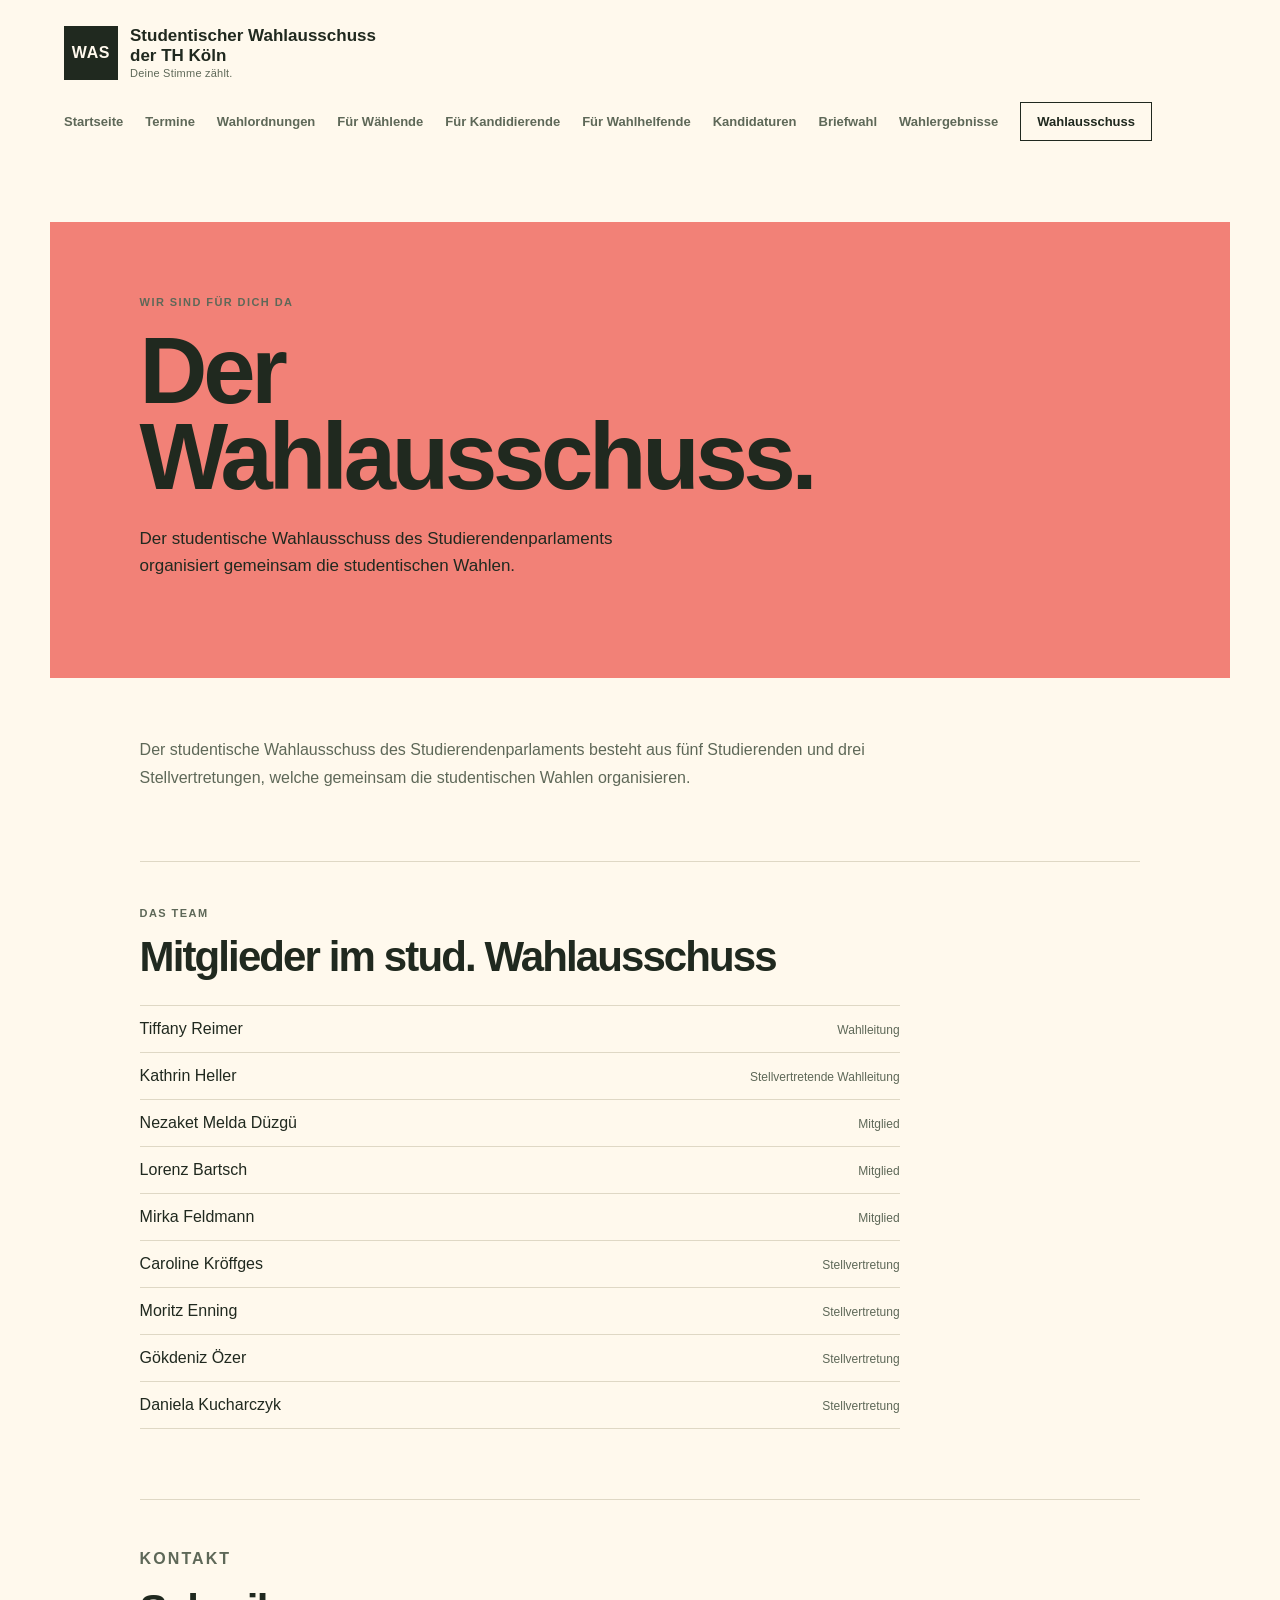
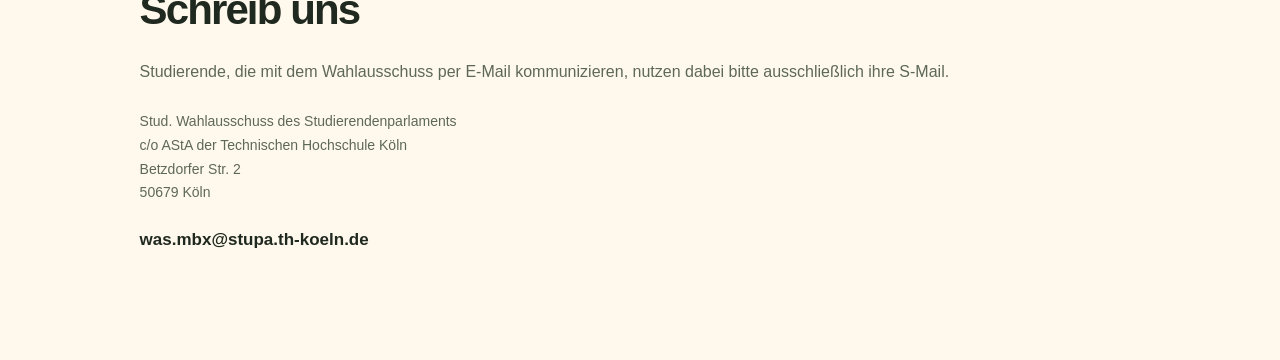
<file: wahlausschuss.html>
<!doctype html>
<html lang="de">
  <head>
    <meta charset="UTF-8" />
    <meta name="viewport" content="width=device-width, initial-scale=1.0" />
    <meta name="description" content="Informationen und Kontakt zum Studentischen Wahlausschuss der TH Köln." />
    <title>Wahlausschuss | Studentischer Wahlausschuss</title>
    <link rel="stylesheet" href="styles.css" />
    <script src="script.js" defer></script>
  </head>
  <body class="inner-page">
    <header class="site-header">
      <a class="brand" href="index.html" aria-label="Startseite Studentischer Wahlausschuss"><span class="brand-mark">WAS</span><span><strong>Studentischer Wahlausschuss</strong><strong>der TH Köln</strong><small>Deine Stimme zählt.</small></span></a>
      <button class="menu-toggle" type="button" aria-expanded="false" aria-controls="site-nav">Menü</button>
      <nav id="site-nav" class="site-nav" aria-label="Hauptnavigation"><a href="index.html">Startseite</a><a href="termine.html">Termine</a><a href="wahlordnungen.html">Wahlordnungen</a><a href="waehlende.html">Für Wählende</a><a href="kandidierende.html">Für Kandidierende</a><a href="wahlhelfende.html">Für Wahlhelfende</a><a href="kandidaturen.html">Kandidaturen</a><a href="briefwahl.html">Briefwahl</a><a href="wahlergebnisse.html">Wahlergebnisse</a><a class="nav-cta" href="wahlausschuss.html">Wahlausschuss</a></nav>
    </header>

    <main class="page-main">
      <section class="page-hero color-coral">
        <p class="eyebrow">Wir sind für dich da</p>
        <h1>Der<br /><em>Wahlausschuss.</em></h1>
        <p>Der studentische Wahlausschuss des Studierendenparlaments organisiert gemeinsam die studentischen Wahlen.</p>
      </section>

      <section class="page-content committee-content">
        <div class="committee-intro">
          <p>Der studentische Wahlausschuss des Studierendenparlaments besteht aus fünf Studierenden und drei Stellvertretungen, welche gemeinsam die studentischen Wahlen organisieren.</p>
        </div>

        <section class="committee-section" aria-labelledby="members-title">
          <p class="eyebrow">Das Team</p>
          <h2 id="members-title">Mitglieder im stud. Wahlausschuss</h2>
          <ul class="member-list">
            <li>Tiffany Reimer<span>Wahlleitung</span></li>
            <li>Kathrin Heller<span>Stellvertretende Wahlleitung</span></li>
            <li>Nezaket Melda Düzgü<span>Mitglied</span></li>
            <li>Lorenz Bartsch<span>Mitglied</span></li>
            <li>Mirka Feldmann<span>Mitglied</span></li>
            <li>Caroline Kröffges<span>Stellvertretung</span></li>
            <li>Moritz Enning<span>Stellvertretung</span></li>
            <li>Gökdeniz Özer<span>Stellvertretung</span></li>
            <li>Daniela Kucharczyk<span>Stellvertretung</span></li>
          </ul>
        </section>

        <section class="committee-section committee-contact" aria-labelledby="contact-title">
          <p class="eyebrow">Kontakt</p>
          <h2 id="contact-title">Schreib uns</h2>
          <p>Studierende, die mit dem Wahlausschuss per E-Mail kommunizieren, nutzen dabei bitte ausschließlich ihre S-Mail.</p>
          <address>Stud. Wahlausschuss des Studierendenparlaments<br />c/o AStA der Technischen Hochschule Köln<br />Betzdorfer Str. 2<br />50679 Köln</address>
          <a class="contact-email" href="mailto:was.mbx@stupa.th-koeln.de">was.mbx@stupa.th-koeln.de</a>
        </section>
      </section>
    </main>
  </body>
</html>
</file>
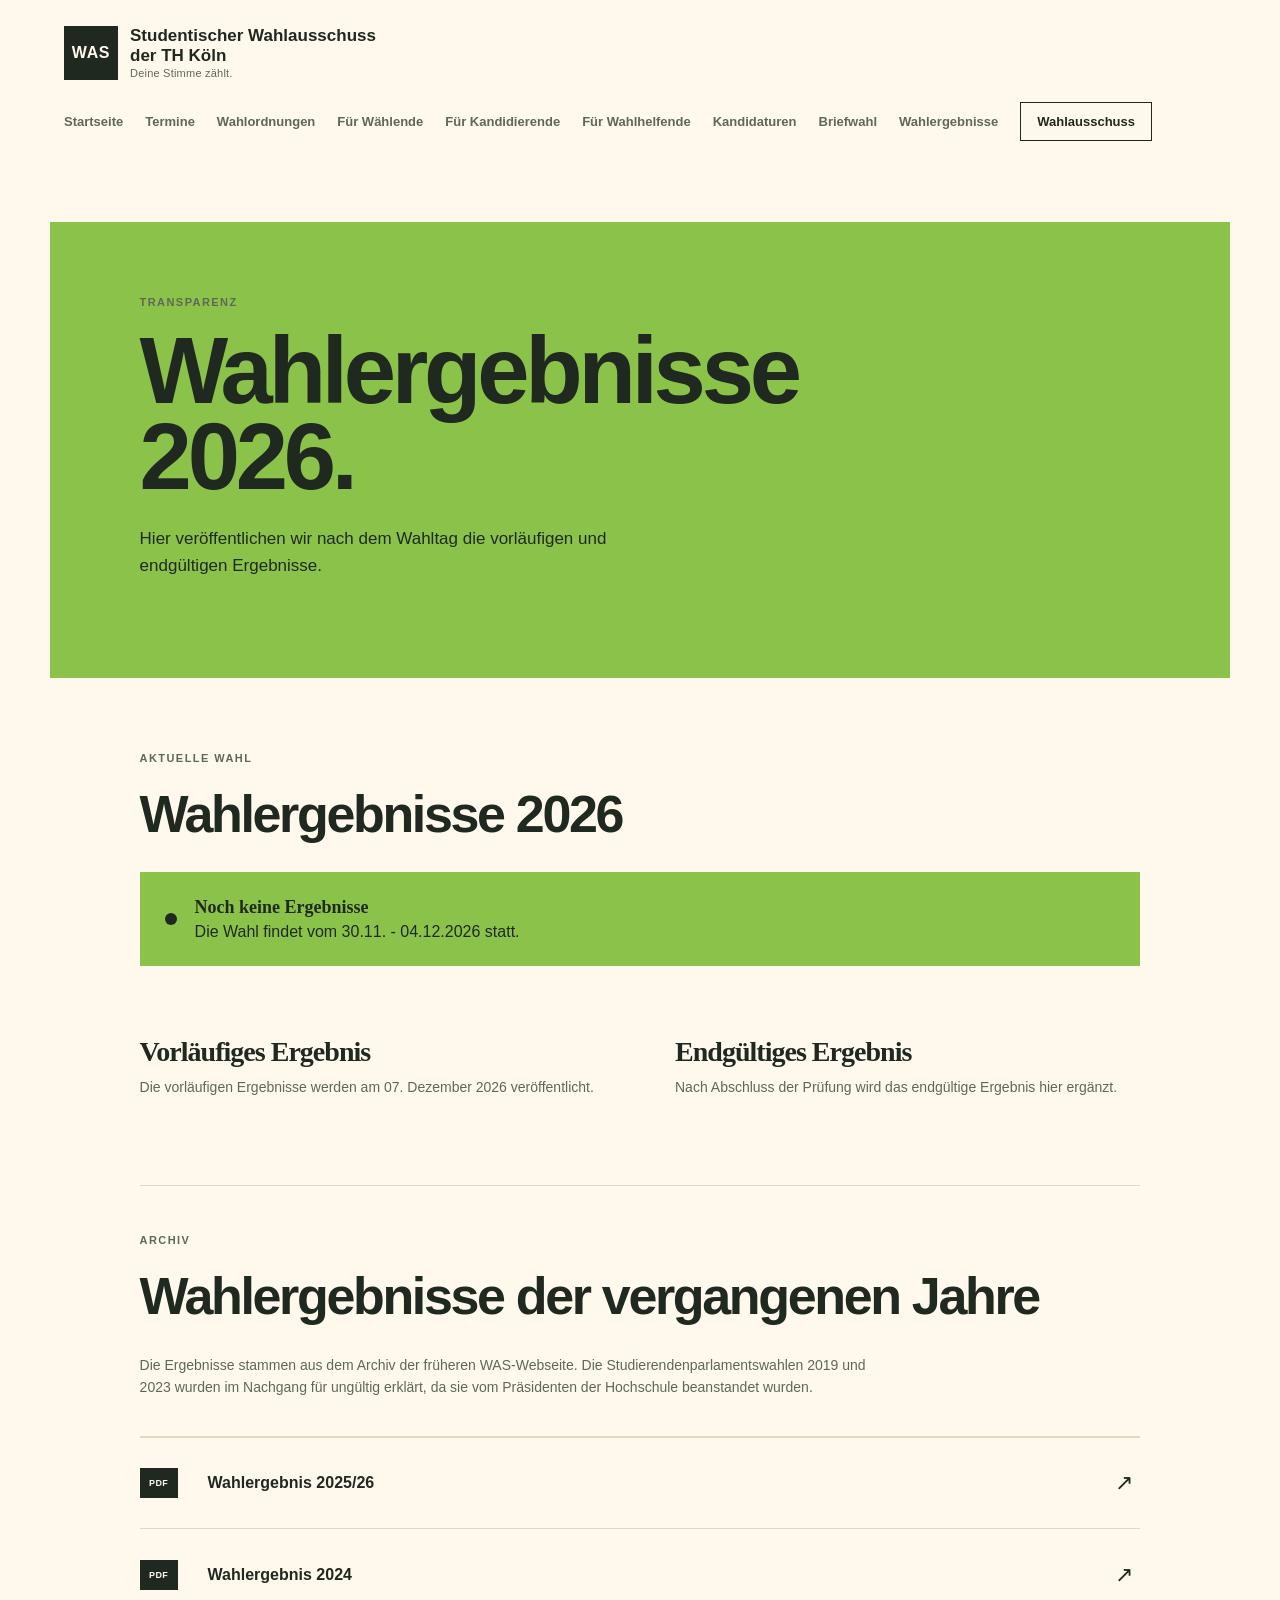
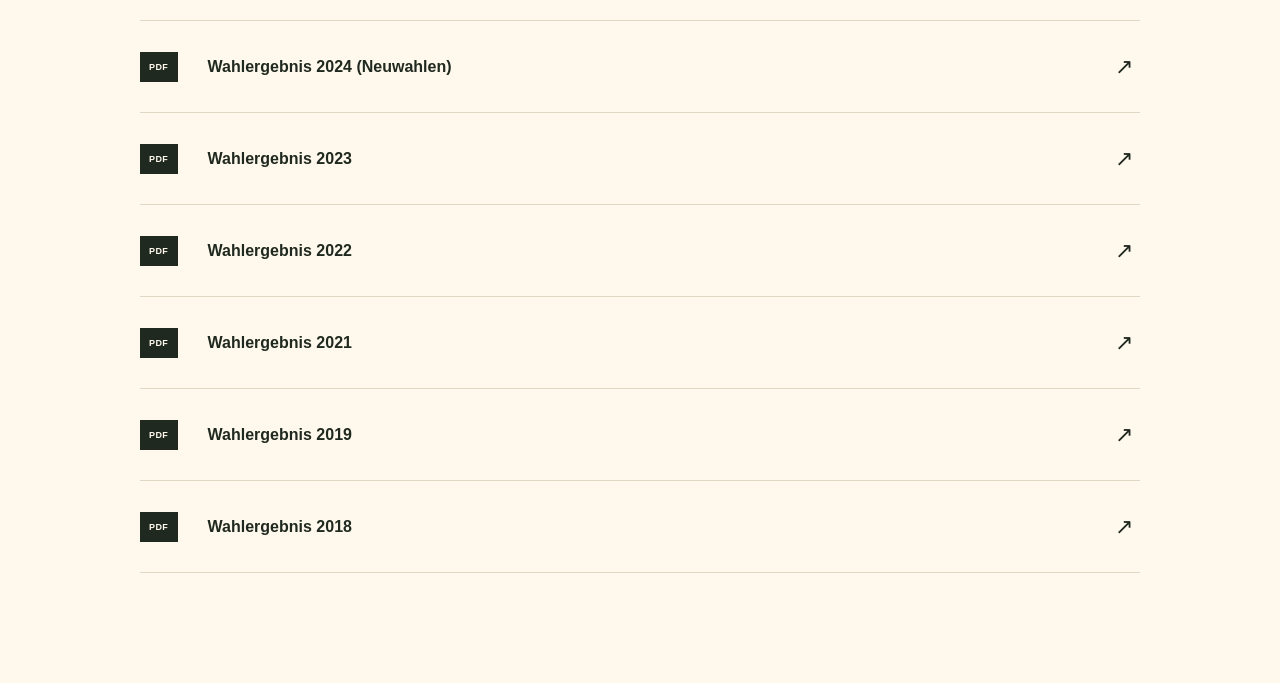
<file: wahlergebnisse.html>
<!doctype html>
<html lang="de">
<head>
	<meta charset="UTF-8" />
	<meta name="viewport" content="width=device-width, initial-scale=1.0" />
	<title>Wahlergebnisse | Wahlausschuss</title>
	<link rel="stylesheet" href="styles.css" />
	<script src="script.js" defer></script>
</head>
<body class="inner-page">
	<header class="site-header">
		<a class="brand" href="index.html">
			<span class="brand-mark">WAS</span>
			<span>
				<strong>Studentischer Wahlausschuss</strong>
				<strong>der TH Köln</strong>
				<small>Deine Stimme zählt.</small>
			</span>
		</a>
		<button class="menu-toggle" type="button" aria-expanded="false" aria-controls="site-nav">Menü</button>
		<nav id="site-nav" class="site-nav" aria-label="Hauptnavigation">
			<a href="index.html">Startseite</a>
			<a href="termine.html">Termine</a>
			<a href="wahlordnungen.html">Wahlordnungen</a>
			<a href="waehlende.html">Für Wählende</a>
			<a href="kandidierende.html">Für Kandidierende</a>
			<a href="wahlhelfende.html">Für Wahlhelfende</a>
			<a href="kandidaturen.html">Kandidaturen</a>
			<a href="briefwahl.html">Briefwahl</a>
			<a href="wahlergebnisse.html">Wahlergebnisse</a>
			<a class="nav-cta" href="wahlausschuss.html">Wahlausschuss</a>
		</nav>
	</header>
	<main class="page-main">
		<section class="page-hero color-green">
			<p class="eyebrow">Transparenz</p>
			<h1>Wahlergebnisse<br /><em>2026.</em></h1>
			<p>Hier veröffentlichen wir nach dem Wahltag die vorläufigen und endgültigen Ergebnisse.</p>
		</section>
		<section class="page-content">
			<section class="result-current" aria-labelledby="current-results-title">
				<p class="eyebrow">Aktuelle Wahl</p>
				<h2 id="current-results-title">Wahlergebnisse 2026</h2>
				<div class="result-status">
					<span class="status-dot"></span>
					<div>
						<strong>Noch keine Ergebnisse</strong>
						<p>Die Wahl findet vom 30.11. - 04.12.2026 statt.</p>
					</div>
				</div>
				<div class="text-columns">
					<div>
						<h2>Vorläufiges Ergebnis</h2>
						<p>Die vorläufigen Ergebnisse werden am 07. Dezember 2026 veröffentlicht.</p>
					</div>
					<div>
						<h2>Endgültiges Ergebnis</h2>
						<p>Nach Abschluss der Prüfung wird das endgültige Ergebnis hier ergänzt.</p>
					</div>
				</div>
			</section>
			<section class="result-archive" aria-labelledby="archive-results-title">
				<p class="eyebrow">Archiv</p>
				<h2 id="archive-results-title">Wahlergebnisse der vergangenen Jahre</h2>
				<p class="result-note">Die Ergebnisse stammen aus dem Archiv der früheren WAS-Webseite. Die Studierendenparlamentswahlen 2019 und 2023 wurden im Nachgang für ungültig erklärt, da sie vom Präsidenten der Hochschule beanstandet wurden.</p>
				<div class="result-links">
					<a href="dokumente/wahlergebnisse/2025-wahlergebnis.pdf" target="_blank" rel="noopener">
						<span class="resource-icon">PDF</span>
						<span>
							<strong>Wahlergebnis 2025/26</strong>
						</span>
						<span>↗</span>
					</a>
					<a href="dokumente/wahlergebnisse/2024-wahlergebnisse_2024.pdf" target="_blank" rel="noopener">
						<span class="resource-icon">PDF</span>
						<span>
							<strong>Wahlergebnis 2024</strong>
						</span>
						<span>↗</span>
					</a>
					<a href="dokumente/wahlergebnisse/2024-wahlergebnis_neuwahlen.pdf" target="_blank" rel="noopener">
						<span class="resource-icon">PDF</span>
						<span>
							<strong>Wahlergebnis 2024 (Neuwahlen)</strong>
						</span>
						<span>↗</span>
					</a>
					<a href="dokumente/wahlergebnisse/2023-wahlergebnis.pdf" target="_blank" rel="noopener">
						<span class="resource-icon">PDF</span>
						<span>
							<strong>Wahlergebnis 2023</strong>
						</span>
						<span>↗</span>
					</a>
					<a href="dokumente/wahlergebnisse/2022-wahlergebnis.pdf" target="_blank" rel="noopener">
						<span class="resource-icon">PDF</span>
						<span>
							<strong>Wahlergebnis 2022</strong>
						</span>
						<span>↗</span>
					</a>
					<a href="dokumente/wahlergebnisse/2021-wahlergebnis.pdf" target="_blank" rel="noopener">
						<span class="resource-icon">PDF</span>
						<span>
							<strong>Wahlergebnis 2021</strong>
						</span>
						<span>↗</span>
					</a>
					<a href="dokumente/wahlergebnisse/2019-wahlergebnis.pdf" target="_blank" rel="noopener">
						<span class="resource-icon">PDF</span>
						<span>
							<strong>Wahlergebnis 2019</strong>
						</span>
						<span>↗</span>
					</a>
					<a href="dokumente/wahlergebnisse/2018-wahlergebnis.pdf" target="_blank" rel="noopener">
						<span class="resource-icon">PDF</span>
						<span>
							<strong>Wahlergebnis 2018</strong>
						</span>
						<span>↗</span>
					</a>
				</div>
			</section>
		</section>
	</main>
</body>
</html>
</file>
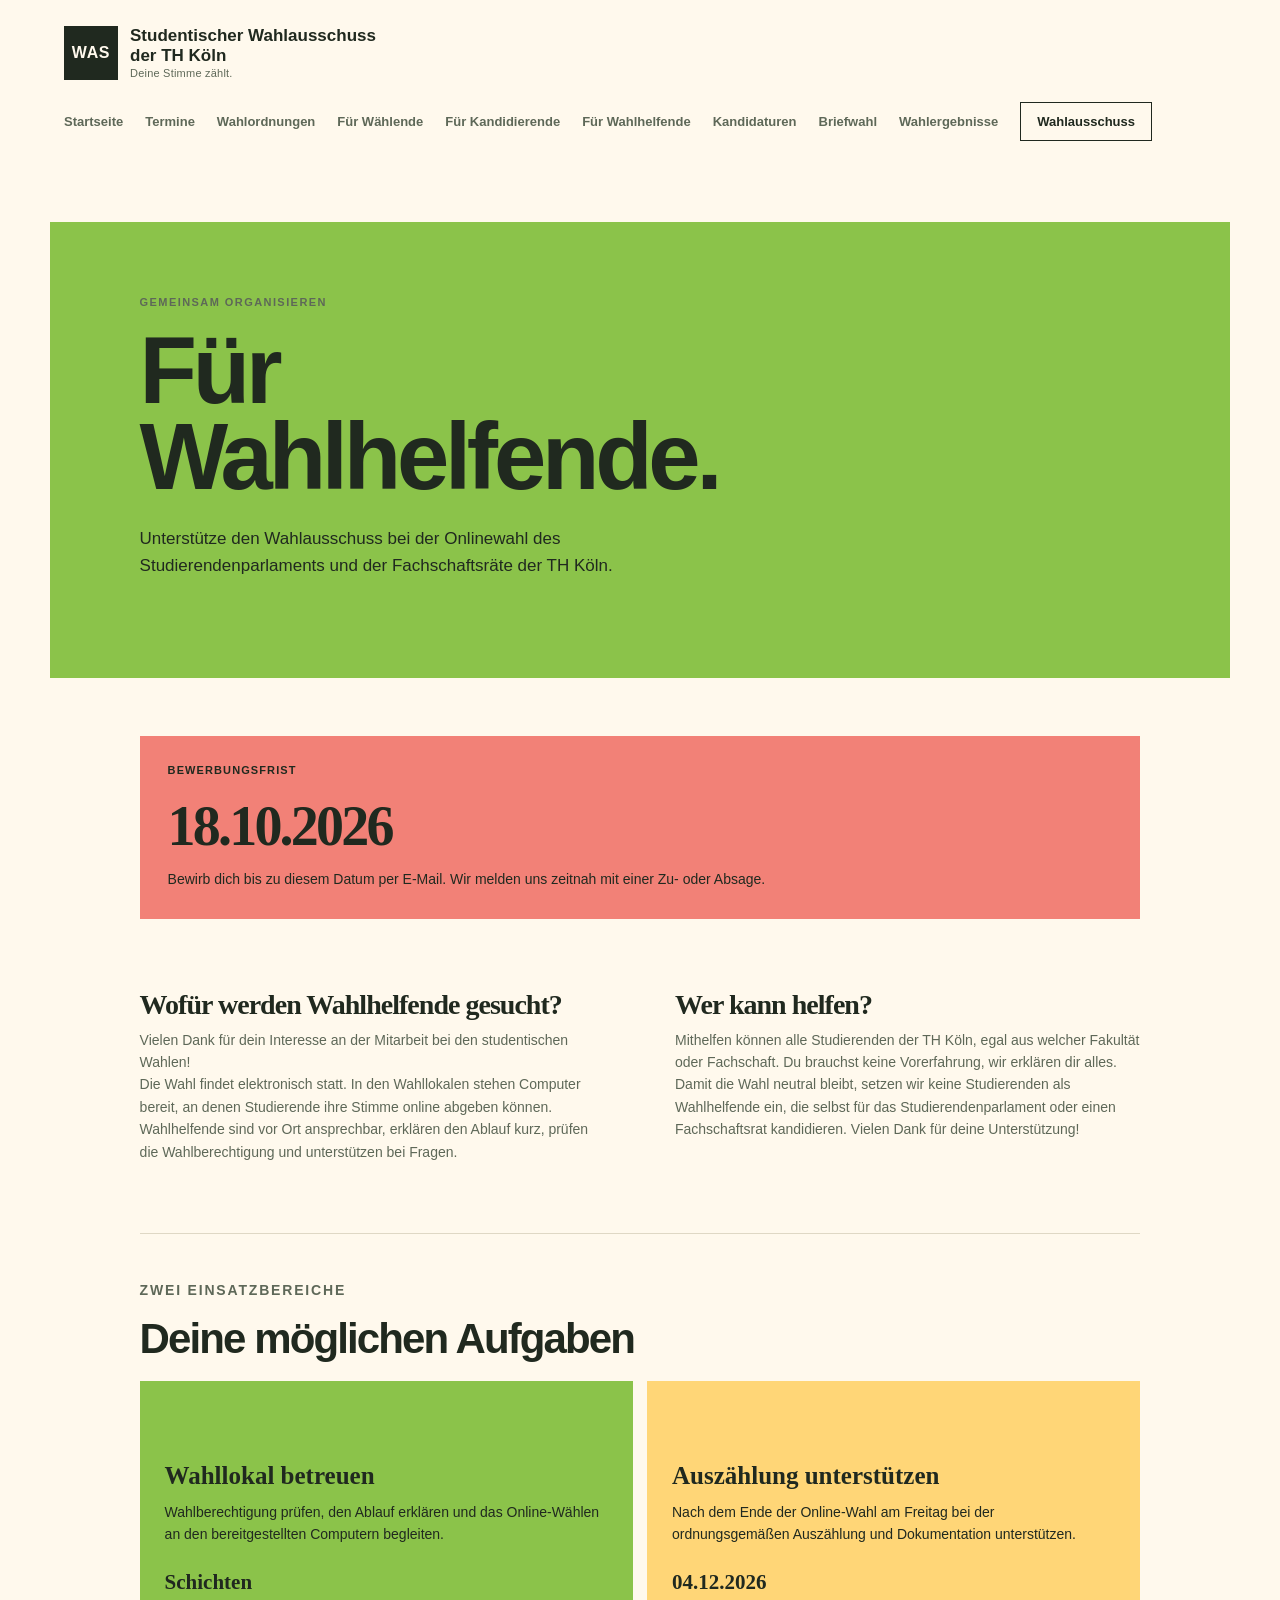
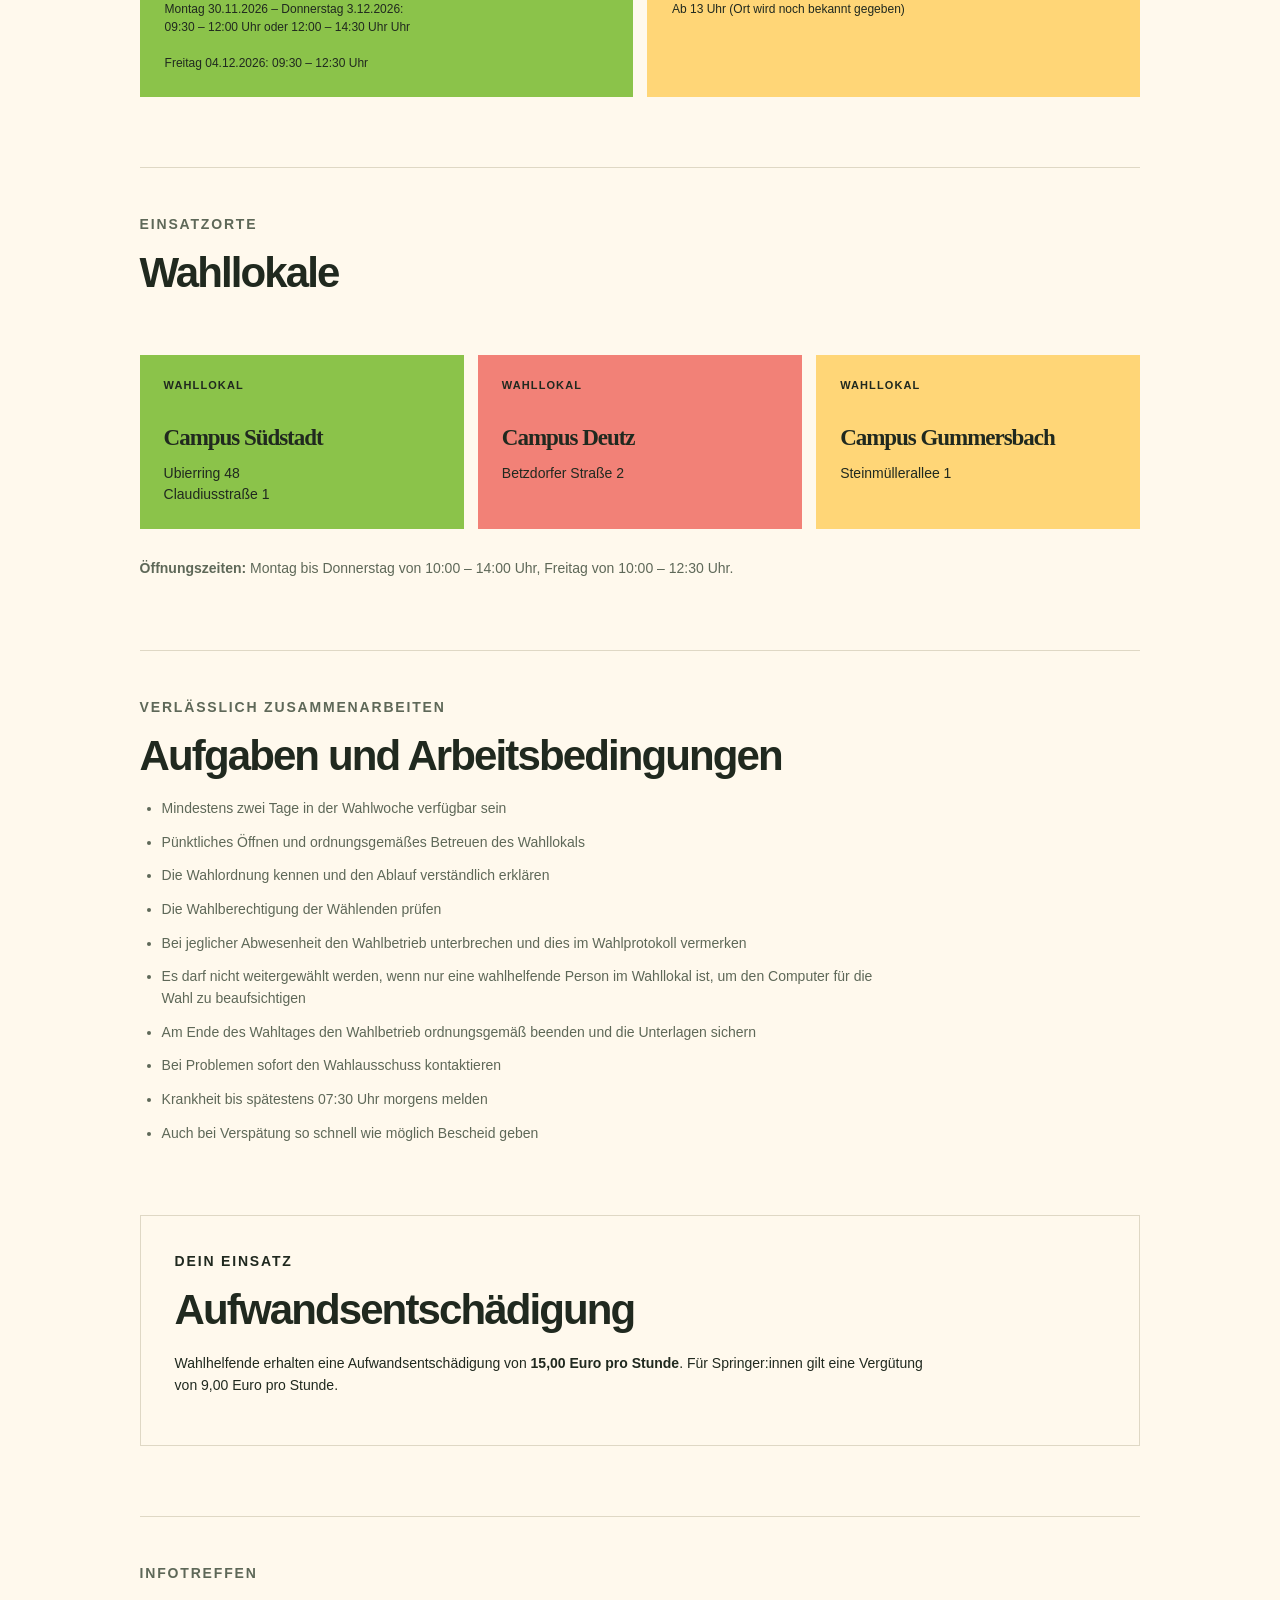
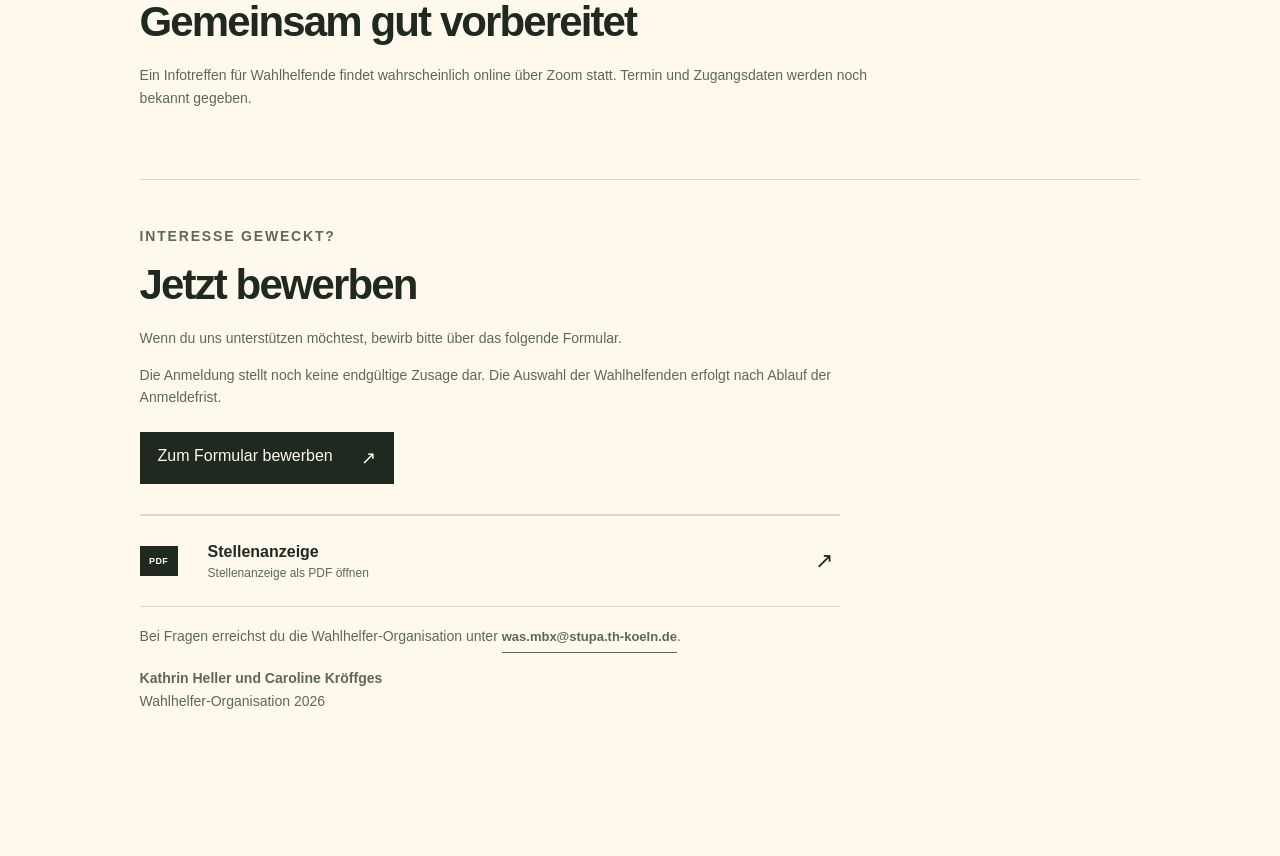
<file: wahlhelfende.html>
<!doctype html>
<html lang="de">
  <head>
    <meta charset="UTF-8" />
    <meta name="viewport" content="width=device-width, initial-scale=1.0" />
    <meta name="description" content="Informationen für Wahlhelfende bei der Onlinewahl an der TH Köln." />
    <title>Für Wahlhelfende | Studentischer Wahlausschuss</title>
    <link rel="stylesheet" href="styles.css" />
    <script src="script.js" defer></script>
  </head>
  <body class="inner-page">
    <header class="site-header">
      <a class="brand" href="index.html" aria-label="Startseite Studentischer Wahlausschuss"><span class="brand-mark">WAS</span><span><strong>Studentischer Wahlausschuss</strong><strong>der TH Köln</strong><small>Deine Stimme zählt.</small></span></a>
      <button class="menu-toggle" type="button" aria-expanded="false" aria-controls="site-nav">Menü</button>
      <nav id="site-nav" class="site-nav" aria-label="Hauptnavigation"><a href="index.html">Startseite</a><a href="termine.html">Termine</a><a href="wahlordnungen.html">Wahlordnungen</a><a href="waehlende.html">Für Wählende</a><a href="kandidierende.html">Für Kandidierende</a><a href="wahlhelfende.html">Für Wahlhelfende</a><a href="kandidaturen.html">Kandidaturen</a><a href="briefwahl.html">Briefwahl</a><a href="wahlergebnisse.html">Wahlergebnisse</a><a class="nav-cta" href="wahlausschuss.html">Wahlausschuss</a></nav>
    </header>

    <main class="page-main">
      <section class="page-hero color-green">
        <p class="eyebrow">Gemeinsam organisieren</p>
        <h1>Für<br /><em>Wahlhelfende.</em></h1>
        <p>Unterstütze den Wahlausschuss bei der Onlinewahl des Studierendenparlaments und der Fachschaftsräte der TH Köln.</p>
      </section>

      <section class="page-content helper-content">
        <div class="helper-callout">
          <span class="fact-label">Bewerbungsfrist</span>
          <strong>18.10.2026</strong>
          <p>Bewirb dich bis zu diesem Datum per E-Mail. Wir melden uns zeitnah mit einer Zu- oder Absage.</p>
        </div>

        <div class="text-columns helper-columns">
          <div>
            <h2>Wofür werden Wahlhelfende gesucht?</h2>
            <p>Vielen Dank für dein Interesse an der Mitarbeit bei den studentischen Wahlen!</p>
            <p>Die Wahl findet elektronisch statt. In den Wahllokalen stehen Computer bereit, an denen Studierende ihre Stimme online abgeben können.</p>
            <p>Wahlhelfende sind vor Ort ansprechbar, erklären den Ablauf kurz, prüfen die Wahlberechtigung und unterstützen bei Fragen.</p>
          </div>
          <div>
            <h2>Wer kann helfen?</h2>
            <p>Mithelfen können alle Studierenden der TH Köln, egal aus welcher Fakultät oder Fachschaft. Du brauchst keine Vorerfahrung, wir erklären dir alles.</p>
            <p>Damit die Wahl neutral bleibt, setzen wir keine Studierenden als Wahlhelfende ein, die selbst für das Studierendenparlament oder einen Fachschaftsrat kandidieren. Vielen Dank für deine Unterstützung!</p>
          </div>
        </div>

        <section class="helper-section" aria-labelledby="helper-roles-title">
          <p class="eyebrow">Zwei Einsatzbereiche</p>
          <h2 id="helper-roles-title">Deine möglichen Aufgaben</h2>
          <div class="helper-role-grid">
            <article><h3>Wahllokal betreuen</h3><p>Wahlberechtigung prüfen, den Ablauf erklären und das Online-Wählen an den bereitgestellten Computern begleiten.</p><strong>Schichten</strong><small>Montag 30.11.2026 – Donnerstag 3.12.2026:<br />09:30 – 12:00 Uhr oder 12:00 – 14:30 Uhr Uhr<br /><br />Freitag 04.12.2026: 09:30 – 12:30 Uhr</small></article>
            <article><h3>Auszählung unterstützen</h3><p>Nach dem Ende der Online-Wahl am Freitag bei der ordnungsgemäßen Auszählung und Dokumentation unterstützen.</p><strong>04.12.2026</strong><small>Ab 13 Uhr (Ort wird noch bekannt gegeben)</small></article>
          </div>
        </section>

        <section class="helper-section" aria-labelledby="helper-locations-title">
          <p class="eyebrow">Einsatzorte</p>
          <h2 id="helper-locations-title">Wahllokale</h2>
          <div class="location-grid"><article class="location-card"><span class="fact-label">Wahllokal</span><h2>Campus Südstadt</h2><p>Ubierring 48<br />Claudiusstraße 1</p></article><article class="location-card"><span class="fact-label">Wahllokal</span><h2>Campus Deutz</h2><p>Betzdorfer Straße 2</p></article><article class="location-card"><span class="fact-label">Wahllokal</span><h2>Campus Gummersbach</h2><p>Steinmüllerallee 1</p></article></div>
          <p class="opening-hours"><strong>Öffnungszeiten:</strong> Montag bis Donnerstag von 10:00 – 14:00 Uhr, Freitag von 10:00 – 12:30 Uhr.</p>
        </section>

        <section class="helper-section" aria-labelledby="helper-rules-title">
          <p class="eyebrow">Verlässlich zusammenarbeiten</p>
          <h2 id="helper-rules-title">Aufgaben und Arbeitsbedingungen</h2>
          <ul class="helper-list">
            <li>Mindestens zwei Tage in der Wahlwoche verfügbar sein</li>
            <li>Pünktliches Öffnen und ordnungsgemäßes Betreuen des Wahllokals</li>
            <li>Die Wahlordnung kennen und den Ablauf verständlich erklären</li>
            <li>Die Wahlberechtigung der Wählenden prüfen</li>
            <li>Bei jeglicher Abwesenheit den Wahlbetrieb unterbrechen und dies im Wahlprotokoll vermerken</li>
            <li>Es darf nicht weitergewählt werden, wenn nur eine wahlhelfende Person im Wahllokal ist, um den Computer für die Wahl zu beaufsichtigen</li>
            <li>Am Ende des Wahltages den Wahlbetrieb ordnungsgemäß beenden und die Unterlagen sichern</li>
            <li>Bei Problemen sofort den Wahlausschuss kontaktieren</li>
            <li>Krankheit bis spätestens 07:30 Uhr morgens melden</li>
            <li>Auch bei Verspätung so schnell wie möglich Bescheid geben</li></ul>
        </section>

        <section class="helper-section helper-pay" aria-labelledby="helper-pay-title">
          <p class="eyebrow">Dein Einsatz</p>
          <h2 id="helper-pay-title">Aufwandsentschädigung</h2>
          <p>Wahlhelfende erhalten eine Aufwandsentschädigung von <strong>15,00 Euro pro Stunde</strong>. Für Springer:innen gilt eine Vergütung von 9,00 Euro pro Stunde.</p>
        </section>

        <section class="helper-section" aria-labelledby="helper-meeting-title">
          <p class="eyebrow">Infotreffen</p>
          <h2 id="helper-meeting-title">Gemeinsam gut vorbereitet</h2>
          <p>Ein Infotreffen für Wahlhelfende findet wahrscheinlich online über Zoom statt. Termin und Zugangsdaten werden noch bekannt gegeben.</p>
        </section>

        <section class="helper-section helper-apply" aria-labelledby="helper-apply-title">
          <p class="eyebrow">Interesse geweckt?</p>
          <h2 id="helper-apply-title">Jetzt bewerben</h2>
          <p>Wenn du uns unterstützen möchtest, bewirb bitte über das folgende Formular.</p>
          <p>Die Anmeldung stellt noch keine endgültige Zusage dar. Die Auswahl der Wahlhelfenden erfolgt nach Ablauf der Anmeldefrist.</p>
          <a class="button button-dark" href="https://forms.gle/i9fXraRpdKMRXwPo9" target="_blank" rel="noopener">Zum Formular bewerben <span>↗</span></a>
        <div class="document-list document-list-large helper-pdf">
            <a href="dokumente/Stellenanzeige_Wahlhelfer_innen_2026.pdf" target="_blank" rel="noopener"><span class="resource-icon">PDF</span><span><strong>Stellenanzeige</strong><small>Stellenanzeige als PDF öffnen</small></span><span>↗</span></a>
          </div>
          <p>Bei Fragen erreichst du die Wahlhelfer-Organisation unter <a class="text-link" href="mailto:was.mbx@stupa.th-koeln.de">was.mbx@stupa.th-koeln.de</a>.</p>
          <p><strong>Kathrin Heller und Caroline Kröffges</strong><br />Wahlhelfer-Organisation 2026</p>
        </section>

      </section>
    </main>
  </body>
</html>
</file>
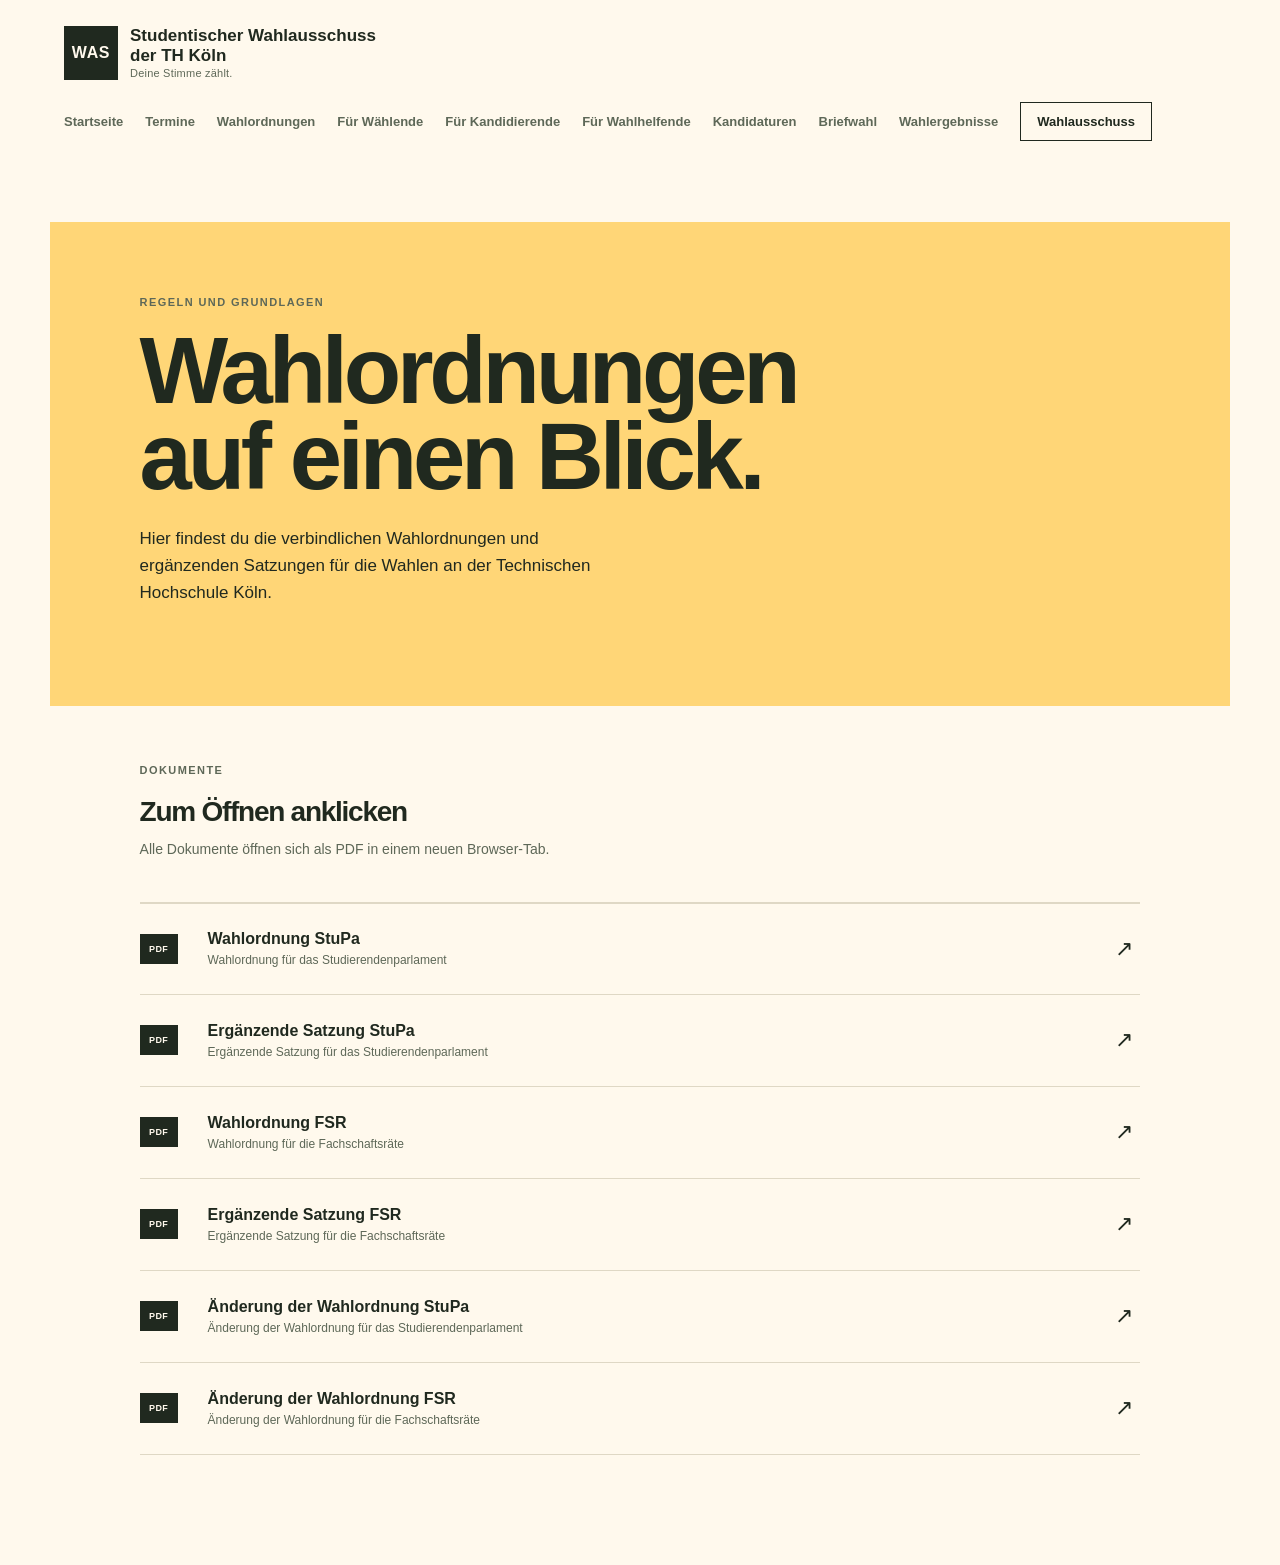
<file: wahlordnungen.html>
<!doctype html>
<html lang="de">
  <head>
    <meta charset="UTF-8" />
    <meta name="viewport" content="width=device-width, initial-scale=1.0" />
    <meta name="description" content="Wahlordnungen und ergänzende Satzungen für die Wahlen an der TH Köln." />
    <title>Wahlordnungen | Studentischer Wahlausschuss</title>
    <link rel="stylesheet" href="styles.css" />
    <script src="script.js" defer></script>
  </head>
  <body class="inner-page">
    <header class="site-header">
      <a class="brand" href="index.html" aria-label="Startseite Studentischer Wahlausschuss"><span class="brand-mark">WAS</span><span><strong>Studentischer Wahlausschuss</strong><strong>der TH Köln</strong><small>Deine Stimme zählt.</small></span></a>
      <button class="menu-toggle" type="button" aria-expanded="false" aria-controls="site-nav">Menü</button>
      <nav id="site-nav" class="site-nav" aria-label="Hauptnavigation"><a href="index.html">Startseite</a><a href="termine.html">Termine</a><a href="wahlordnungen.html">Wahlordnungen</a><a href="waehlende.html">Für Wählende</a><a href="kandidierende.html">Für Kandidierende</a><a href="wahlhelfende.html">Für Wahlhelfende</a><a href="kandidaturen.html">Kandidaturen</a><a href="briefwahl.html">Briefwahl</a><a href="wahlergebnisse.html">Wahlergebnisse</a><a class="nav-cta" href="wahlausschuss.html">Wahlausschuss</a></nav>
    </header>

    <main class="page-main">
      <section class="page-hero">
        <p class="eyebrow">Regeln und Grundlagen</p>
        <h1>Wahlordnungen<br /><em>auf einen Blick.</em></h1>
        <p>Hier findest du die verbindlichen Wahlordnungen und ergänzenden Satzungen für die Wahlen an der Technischen Hochschule Köln.</p>
      </section>

      <section class="page-content document-page">
        <div class="document-intro"><p class="eyebrow">Dokumente</p><h2>Zum Öffnen anklicken</h2><p>Alle Dokumente öffnen sich als PDF in einem neuen Browser-Tab.</p></div>
        <div class="document-list document-list-large">
          <a href="dokumente/Wahlordnung%20StuPa.pdf" target="_blank" rel="noopener"><span class="resource-icon">PDF</span><span><strong>Wahlordnung StuPa</strong><small>Wahlordnung für das Studierendenparlament</small></span><span>↗</span></a>
          <a href="dokumente/Ergänzende%20Satzung%20StuPa.pdf" target="_blank" rel="noopener"><span class="resource-icon">PDF</span><span><strong>Ergänzende Satzung StuPa</strong><small>Ergänzende Satzung für das Studierendenparlament</small></span><span>↗</span></a>
          <a href="dokumente/Wahlordnung%20FSR.pdf" target="_blank" rel="noopener"><span class="resource-icon">PDF</span><span><strong>Wahlordnung FSR</strong><small>Wahlordnung für die Fachschaftsräte</small></span><span>↗</span></a>
          <a href="dokumente/Ergänzende%20Satzung%20FSR.pdf" target="_blank" rel="noopener"><span class="resource-icon">PDF</span><span><strong>Ergänzende Satzung FSR</strong><small>Ergänzende Satzung für die Fachschaftsräte</small></span><span>↗</span></a>
          <a href="dokumente/aenderung_der_wahlordnung_stupa.pdf" target="_blank" rel="noopener"><span class="resource-icon">PDF</span><span><strong>Änderung der Wahlordnung StuPa</strong><small>Änderung der Wahlordnung für das Studierendenparlament</small></span><span>↗</span></a>
          <a href="dokumente/aenderung_der_wahlordnung_fsr.pdf" target="_blank" rel="noopener"><span class="resource-icon">PDF</span><span><strong>Änderung der Wahlordnung FSR</strong><small>Änderung der Wahlordnung für die Fachschaftsräte</small></span><span>↗</span></a>
        </div>
      </section>
    </main>
  </body>
</html>
</file>
<file: styles.css>
.facts-grid { display: grid; gap: 14px; grid-template-columns: repeat(2, 1fr); }.fact-card { background: var(--yellow); min-height: 190px; padding: 24px; }.fact-card:nth-child(2) { background: var(--coral); }.fact-card:nth-child(3) { background: var(--green); }.fact-card:nth-child(4) { background: var(--paper); border: 1px solid var(--line); }.fact-label { display: block; font-size: 11px; font-weight: 700; letter-spacing: .1em; text-transform: uppercase; }.fact-card strong { display: block; font-family: 'Space Grotesk'; font-size: 27px; letter-spacing: -.04em; line-height: 1.05; margin-top: 42px; }.fact-card p { font-size: 13px; line-height: 1.4; margin: 12px 0 0; }.fact-card .text-link { font-size: 12px; margin-top: 18px; }
.location-grid { display: grid; gap: 14px; grid-template-columns: repeat(3, 1fr); margin-top: 58px; }.location-card { background: var(--green); min-height: 170px; padding: 24px; }.location-card:nth-child(2) { background: var(--coral); }.location-card:nth-child(3) { background: var(--yellow); }.location-card h2 { font-family: 'Space Grotesk'; font-size: 23px; margin: 34px 0 12px; }.location-card p { font-size: 14px; line-height: 1.5; margin: 0; }
@import url('https://fonts.googleapis.com/css2?family=DM+Sans:wght@400;500;600;700&family=Space+Grotesk:wght@500;600;700&display=swap');

:root { --paper: #fff9ed; --ink: #20291f; --muted: #5e6858; --line: #dfd8c5; --green: #8BC34A; --coral: #F28177; --yellow: #FFD677; }
* { box-sizing: border-box; }
html { scroll-behavior: smooth; }
body { margin: 0; color: var(--ink); background: var(--paper); font-family: 'DM Sans', sans-serif; }
a { color: inherit; text-decoration: none; }
.site-header { align-items: center; display: grid; grid-template-columns: 1fr auto; max-width: 1280px; margin: auto; padding: 26px 5vw; }
.brand { align-items: center; display: flex; gap: 12px; }
.brand-mark { align-items: center; background: var(--ink); color: var(--paper); display: inline-flex; flex: 0 0 54px; font-family: 'Space Grotesk', sans-serif; font-size: 16px; font-weight: 700; height: 54px; justify-content: center; letter-spacing: .04em; width: 54px; }
.brand strong, .brand small { display: block; }.brand strong { font-size: 17px; line-height: 1.05; }.brand strong + strong { margin-top: 2px; }.brand small { color: var(--muted); font-size: 11px; letter-spacing: .02em; margin-top: 3px; }
.site-nav { align-items: center; display: flex; flex-wrap: wrap; font-size: 13px; font-weight: 600; gap: 12px 22px; grid-column: 1 / -1; justify-content: flex-start; margin-top: 22px; }.site-nav a:not(.nav-cta) { color: var(--muted); }.nav-cta { border: 1px solid var(--ink); padding: 11px 16px; }
.menu-toggle { display: none; }
.hero { margin: 60px auto 0; max-width: 1280px; min-height: 390px; padding: 0 5vw; }.hero-copy { max-width: 860px; padding-top: 36px; }.eyebrow { color: var(--muted); font-size: 11px; font-weight: 700; letter-spacing: .13em; margin: 0 0 20px; text-transform: uppercase; }
h1, h2, h3, p { margin-top: 0; } h1, h2 { font-family: 'Space Grotesk', sans-serif; letter-spacing: -.045em; }
h1 { font-size: clamp(54px, 8vw, 108px); line-height: .92; margin-bottom: 28px; max-width: 800px; } h1 span { color: var(--coral); } h1 em { color: var(--green); font-style: normal; }.hero-intro { color: var(--muted); font-size: 17px; line-height: 1.6; max-width: 440px; }
.hero-actions { align-items: center; display: flex; gap: 28px; margin-top: 35px; }.button { display: inline-flex; gap: 28px; padding: 15px 18px; }.button-dark { background: var(--ink); color: var(--paper); }.button span, .text-link span { font-size: 18px; }.text-link { border-bottom: 1px solid currentColor; font-size: 13px; font-weight: 700; padding-bottom: 4px; }
.section { max-width: 1280px; margin: auto; padding: 100px 5vw; }.section-heading { align-items: end; display: grid; grid-template-columns: 1fr auto; margin-bottom: 35px; }.section-heading .eyebrow, .section-heading h2 { grid-column: 1; }.section-heading .eyebrow { margin-bottom: 14px; }.section-heading h2 { font-size: clamp(35px, 4vw, 54px); margin-bottom: 0; }.section-heading .text-link { grid-column: 2; grid-row: 2; margin-bottom: 8px; }
.timeline { border-top: 1px solid var(--line); }.timeline-item { align-items: center; border-bottom: 1px solid var(--line); display: grid; gap: 35px; grid-template-columns: 140px 1fr 30px; min-height: 120px; padding: 15px 0; }.timeline-item time { align-items: baseline; display: flex; gap: 9px; }.timeline-item time b { font-family: 'Space Grotesk'; font-size: 38px; }.timeline-item time span { color: var(--muted); font-size: 12px; }.timeline-item h3 { font-size: 18px; margin-bottom: 6px; }.timeline-item p { color: var(--muted); font-size: 13px; margin: 0; }.tag { background: var(--green); font-size: 10px; font-weight: 700; padding: 5px 8px; text-transform: uppercase; }.is-current h3 { margin-top: 10px; }.item-arrow { font-size: 22px; }
.choice-section { background: var(--ink); max-width: none; padding-left: max(5vw, calc((100vw - 1180px) / 2)); padding-right: max(5vw, calc((100vw - 1180px) / 2)); }.choice-section h2, .choice-section .eyebrow { color: var(--paper); }.choice-grid { display: grid; gap: 15px; grid-template-columns: repeat(3, 1fr); }.choice-card { min-height: 320px; padding: 25px; position: relative; transition: transform .2s ease; }.choice-card:hover { transform: translateY(-6px); }.choice-yellow { background: var(--yellow); }.choice-coral { background: var(--coral); }.choice-ink { background: var(--green); }.card-number { font-size: 11px; font-weight: 700; }.card-icon { font-size: 31px; position: absolute; right: 24px; top: 22px; }.choice-card h3 { bottom: 84px; font-family: 'Space Grotesk'; font-size: 27px; letter-spacing: -.04em; line-height: 1; margin: 0; position: absolute; max-width: 180px; }.choice-card p { bottom: 25px; font-size: 13px; line-height: 1.4; margin: 0; max-width: 220px; position: absolute; }.card-arrow { bottom: 24px; font-size: 23px; position: absolute; right: 25px; }
.service-section { display: grid; gap: 10vw; grid-template-columns: .8fr 1.2fr; }.service-section h2 { font-size: clamp(40px, 5vw, 67px); line-height: .98; }.resource-list { border-top: 1px solid var(--line); }.resource-list a { align-items: center; border-bottom: 1px solid var(--line); display: grid; gap: 18px; grid-template-columns: 34px 1fr 20px; min-height: 86px; }.resource-icon { border: 1px solid var(--ink); font-size: 17px; height: 28px; line-height: 26px; text-align: center; width: 28px; }.resource-list strong, .resource-list small { display: block; }.resource-list strong { font-size: 15px; }.resource-list small { color: var(--muted); font-size: 12px; margin-top: 4px; }.site-footer { border-top: 1px solid var(--line); color: var(--muted); display: flex; font-size: 11px; gap: 30px; justify-content: space-between; margin: 0 5vw; padding: 24px 0; }
@media (max-width: 700px) { .site-header { display: block; padding: 20px 6vw; position: relative; }.brand { max-width: calc(100% - 90px); }.brand-mark { flex-basis: 65px; height: 65px; width: 65px; }.brand strong { font-size: 15px; }.menu-toggle { background: none; border: 1px solid var(--ink); display: block; font: inherit; font-size: 12px; padding: 9px 12px; position: absolute; right: 6vw; top: 20px; }.site-nav { background: var(--paper); border: 1px solid var(--line); display: none; flex-direction: column; gap: 20px; grid-column: auto; left: auto; margin-top: 0; padding: 25px; position: absolute; right: 6vw; top: 78px; width: min(320px, calc(100vw - 12vw)); z-index: 3; }.site-nav.is-open { display: flex; }.hero { display: block; margin-top: 25px; min-height: auto; padding: 0 6vw 70px; }.hero-copy { padding-top: 25px; }.section { padding: 70px 6vw; }.section-heading { display: block; }.section-heading .text-link { display: inline-block; margin-top: 22px; }.timeline-item { gap: 15px; grid-template-columns: 95px 1fr 20px; }.timeline-item time { display: block; }.timeline-item time b, .timeline-item time span { display: block; }.timeline-item time b { font-size: 30px; }.timeline-item h3 { font-size: 15px; }.choice-grid, .service-section { grid-template-columns: 1fr; }.choice-card { min-height: 250px; }.service-section { gap: 45px; }.site-footer { align-items: flex-start; flex-direction: column; gap: 8px; margin: 0 6vw; } }

.page-main { min-height: calc(100vh - 150px); }
.page-hero { background: var(--yellow); margin: 55px auto 0; max-width: 1180px; padding: 74px 7vw 82px; }
.page-hero.color-coral { background: var(--coral); }
.page-hero.color-green { background: var(--green); }
.page-callout { margin: 58px auto; max-width: 1180px; padding: 0 7vw; }.page-callout .callout { margin-top: 0; padding: 28px; }.page-callout .callout-coral { background: var(--coral); }.page-callout .callout-coral p { color: var(--ink); }
.briefwahl-copy { align-items: start; gap: 80px; }.briefwahl-copy > div { max-width: 460px; }.briefwahl-copy h2 { font-size: 28px; }.briefwahl-copy ul { color: var(--muted); display: grid; font-size: 14px; gap: 8px; line-height: 1.6; margin: 18px 0 22px; padding-left: 20px; }.briefwahl-copy li { font-size: inherit; padding-left: 4px; }.briefwahl-deadline { color: var(--ink) !important; font-family: 'DM Sans', sans-serif; font-size: clamp(16px, 7vw, 28px) !important; letter-spacing: 0; line-height: 1.2; margin: 18px 0 !important; white-space: nowrap; }
.briefwahl-copy { margin-top: -44px; }
.page-hero h1 { font-size: clamp(52px, 8vw, 94px); margin-bottom: 24px; }
.page-hero h1 em { color: var(--ink); }
.page-hero > p:last-child { font-size: 17px; line-height: 1.6; max-width: 500px; }
.page-content { margin: 0 auto; max-width: 1180px; padding: 74px 7vw 110px; }
.info-block { align-items: center; display: grid; gap: 45px; grid-template-columns: 150px 1fr; }
.highlight-block { background: var(--paper); border: 1px solid var(--line); padding: 28px; }
.date-big { font-family: 'Space Grotesk'; font-size: 58px; line-height: .88; }.date-big small { font-family: 'DM Sans'; font-size: 11px; letter-spacing: .1em; }
.info-block h2, .detail-list h2, .text-columns h2, .step-grid h2, .callout h2 { font-family: 'Space Grotesk'; font-size: 24px; letter-spacing: -.035em; margin: 14px 0 8px; }.info-block p, .detail-list p, .text-columns p, .step-grid p, .callout p { color: var(--muted); font-size: 14px; line-height: 1.6; margin-bottom: 0; }
.detail-list { border-top: 1px solid var(--line); margin-top: 48px; }.detail-list article { align-items: start; border-bottom: 1px solid var(--line); display: grid; gap: 40px; grid-template-columns: 145px 1fr; padding: 28px 0; }.detail-list time { font-family: 'Space Grotesk'; font-size: 18px; font-weight: 700; }.detail-list h2 { margin-top: 0; }
.resource-page { display: grid; gap: 14px; }.resource-panel { align-items: start; border-bottom: 1px solid var(--line); border-top: 1px solid var(--line); display: grid; gap: 18px; grid-template-columns: 35px 1fr; min-height: 90px; padding: 16px 0; }.resource-panel + .resource-panel { border-top: 0; }.resource-panel strong, .resource-panel small { display: block; }.resource-panel strong { font-size: 16px; }.resource-panel small { color: var(--muted); font-size: 12px; margin-top: 5px; }.resource-icon { align-items: center; display: inline-flex; height: 28px; justify-content: center; width: 28px; }.envelope-icon { border: 1px solid var(--ink); position: relative; }.envelope-icon::before, .envelope-icon::after { border-top: 1px solid var(--ink); content: ''; position: absolute; top: 10px; width: 13px; }.envelope-icon::before { left: 1px; transform: rotate(32deg); }.envelope-icon::after { right: 1px; transform: rotate(-32deg); }
.address-list .resource-panel > span:nth-child(2) { display: grid; align-content: start; gap: 8px; }.address-list .resource-panel strong + small { margin-top: 0; }.address-list .resource-panel small { white-space: nowrap; }.address-list .resource-panel small a { border: 0; display: inline; min-height: 0; padding: 0; white-space: inherit; }
.address-list { margin-top: 48px; }
.briefwahl-followup { margin-top: 48px !important; }.briefwahl-followup address { color: var(--muted); font-size: 14px; font-style: normal; line-height: 1.6; margin-top: 18px; }
.briefwahl-followup address { font-weight: 700; }
.candidate-content { padding-top: 58px; }.candidate-deadline { background: var(--coral); padding: 28px; }.candidate-deadline strong { display: block; font-family: 'Space Grotesk'; font-size: clamp(28px, 4vw, 48px); letter-spacing: -.04em; margin: 18px 0 10px; }.candidate-deadline p { color: var(--ink); font-size: 14px; line-height: 1.6; margin: 0; max-width: 650px; }.candidate-columns { margin-top: 58px; }.candidate-columns h2, .candidate-section h2 { margin-top: 0; }.candidate-steps { color: var(--muted); display: grid; gap: 14px; font-size: 14px; line-height: 1.6; margin: 0; padding-left: 22px; }.candidate-section { border-top: 1px solid var(--line); margin-top: 70px; padding-top: 45px; }.candidate-section > .eyebrow { margin-bottom: 14px; }.candidate-section > h2 { font-size: clamp(28px, 4vw, 42px); margin-bottom: 18px; }.candidate-section > p { color: var(--muted); font-size: 14px; line-height: 1.6; max-width: 720px; }.support-grid { display: grid; gap: 14px; grid-template-columns: repeat(2, minmax(0, 1fr)); margin: 30px 0; max-width: 720px; }.support-grid > div { align-items: center; background: var(--green); display: flex; gap: 18px; padding: 22px; }.support-grid > div:last-child { background: var(--yellow); }.support-grid strong { font-family: 'Space Grotesk'; font-size: 48px; letter-spacing: -.05em; }.support-grid span { font-size: 13px; line-height: 1.35; }.candidate-documents { border-top: 0; padding-top: 0; }.document-list { border-top: 1px solid var(--line); margin-top: 30px; max-width: 820px; }.document-list > div { align-items: center; border-bottom: 1px solid var(--line); display: grid; gap: 18px; grid-template-columns: 35px 1fr; min-height: 80px; }.document-list strong, .document-list small { display: block; }.document-list strong { font-size: 15px; }.document-list small { color: var(--muted); font-size: 12px; margin-top: 4px; }.document-list-large { max-width: none; margin-top: 42px; }.document-list-large > a { align-items: center; border-bottom: 1px solid var(--line); display: grid; gap: 18px; grid-template-columns: 50px 1fr 25px; min-height: 92px; padding: 14px 0; }.document-list-large > a:first-child { border-top: 1px solid var(--line); }.document-list-large .resource-icon { background: var(--ink); color: var(--paper); font-size: 9px; font-weight: 700; height: 30px; letter-spacing: .04em; width: 38px; }.document-list-large strong, .document-list-large small { display: block; }.document-list-large strong { font-size: 16px; }.document-list-large small { color: var(--muted); font-size: 12px; margin-top: 5px; }.document-list-large > a > span:last-child { font-size: 22px; }.self-presentation { background: var(--paper); border: 1px solid var(--line); padding: 34px; }.candidate-content > .callout { margin-top: 50px; }
.document-page { padding-top: 58px; }.document-intro h2 { font-size: 28px; margin: 0 0 10px; }.document-intro > p:last-child { color: var(--muted); font-size: 14px; line-height: 1.6; }.document-list-large { max-width: none; margin-top: 42px; }.document-list-large > a { align-items: center; border-bottom: 1px solid var(--line); display: grid; gap: 18px; grid-template-columns: 50px 1fr 25px; min-height: 92px; padding: 14px 0; }.document-list-large > a:first-child { border-top: 1px solid var(--line); }.document-list-large .resource-icon { background: var(--ink); color: var(--paper); font-size: 9px; font-weight: 700; height: 30px; letter-spacing: .04em; width: 38px; }.document-list-large strong, .document-list-large small { display: block; }.document-list-large strong { font-size: 16px; }.document-list-large small { color: var(--muted); font-size: 12px; margin-top: 5px; }.document-list-large > a > span:last-child { font-size: 22px; }
.document-placeholder { cursor: default; opacity: .7; }.document-placeholder > span:last-child { color: var(--muted); }.candidatures-note { margin-top: 58px; }
.voter-content { padding-top: 58px; }.voter-columns { margin-top: 0; }.voter-columns h2, .voter-section > h2 { margin-top: 0; }.voter-section { border-top: 1px solid var(--line); margin-top: 70px; padding-top: 45px; }.voter-section > .eyebrow { margin-bottom: 14px; }.voter-section > h2 { font-size: clamp(28px, 4vw, 42px); margin-bottom: 18px; }.voter-section > p { color: var(--muted); font-size: 14px; line-height: 1.6; max-width: 760px; }.voter-election { background: var(--paper); border: 1px solid var(--line); padding: 34px; }.voter-time { background: var(--green); margin-top: 30px; max-width: 620px; padding: 22px; }.voter-time strong { display: block; font-family: 'Space Grotesk'; font-size: clamp(28px, 4vw, 45px); letter-spacing: -.04em; margin: 14px 0 6px; }.voter-time p { font-size: 13px; margin: 0; }.opening-hours { margin-top: 28px; }.voter-briefwahl { background: var(--yellow); padding: 34px; }.voter-briefwahl > p { color: var(--ink); }.voter-briefwahl .button { margin-top: 14px; }.voter-newspaper .resource-panel { max-width: 700px; margin-top: 28px; }.voter-newspaper .resource-panel .resource-icon { background: var(--ink); color: var(--paper); font-size: 9px; font-weight: 700; height: 30px; width: 38px; }
.helper-content { padding-top: 58px; }.helper-callout { background: var(--coral); padding: 28px; }.helper-callout strong { display: block; font-family: 'Space Grotesk'; font-size: clamp(32px, 5vw, 56px); letter-spacing: -.05em; margin: 18px 0 10px; }.helper-callout p { color: var(--ink); font-size: 14px; line-height: 1.6; margin: 0; max-width: 650px; }.helper-columns { margin-top: 58px; }.helper-columns h2, .helper-section > h2 { margin-top: 0; }.helper-section { border-top: 1px solid var(--line); margin-top: 70px; padding-top: 45px; }.helper-section > .eyebrow { margin-bottom: 14px; }.helper-section > h2 { font-size: clamp(28px, 4vw, 42px); margin-bottom: 18px; }.helper-section > p { color: var(--muted); font-size: 14px; line-height: 1.6; max-width: 760px; }.helper-role-grid { display: grid; gap: 14px; grid-template-columns: repeat(2, 1fr); }.helper-role-grid article { background: var(--green); min-height: 300px; padding: 25px; }.helper-role-grid article:last-child { background: var(--yellow); }.helper-role-grid article > span { font-family: 'Space Grotesk'; font-size: 14px; font-weight: 700; }.helper-role-grid h3 { font-family: 'Space Grotesk'; font-size: 25px; margin: 56px 0 12px; }.helper-role-grid p { color: var(--ink); font-size: 14px; line-height: 1.55; }.helper-role-grid strong, .helper-role-grid small { display: block; }.helper-role-grid strong { font-family: 'Space Grotesk'; font-size: 21px; margin-top: 24px; }.helper-role-grid small { font-size: 12px; line-height: 1.5; margin-top: 5px; }.helper-list { color: var(--muted); display: grid; gap: 12px; font-size: 14px; line-height: 1.55; max-width: 760px; padding-left: 22px; }.helper-pay { background: var(--paper); border: 1px solid var(--line); padding: 34px; }.helper-pay > p { color: var(--ink); }.helper-apply { padding-bottom: 20px; }.helper-apply .button { margin-top: 10px; }.helper-pdf { max-width: 700px; margin-top: 30px; }
.committee-content { padding-top: 58px; }.committee-intro { max-width: 760px; }.committee-intro p, .committee-contact > p { color: var(--muted); font-size: 16px; line-height: 1.7; }.committee-section { border-top: 1px solid var(--line); margin-top: 70px; padding-top: 45px; }.committee-section > .eyebrow { margin-bottom: 14px; }.committee-section h2 { font-size: clamp(28px, 4vw, 42px); margin: 0 0 24px; }.member-list { border-top: 1px solid var(--line); list-style: none; margin: 0; max-width: 760px; padding: 0; }.member-list li { align-items: baseline; border-bottom: 1px solid var(--line); display: flex; font-size: 16px; justify-content: space-between; padding: 14px 0; }.member-list li span { color: var(--muted); font-size: 12px; }.committee-contact address { color: var(--muted); font-size: 14px; font-style: normal; line-height: 1.7; margin: 25px 0; }.contact-email { font-size: 17px; font-weight: 700; }
.candidate-note { margin-top: 28px !important; }
.text-columns { display: grid; gap: 70px; grid-template-columns: repeat(2, 1fr); margin-top: 70px; }.text-columns h2 { font-size: 28px; margin-top: 0; }.text-link { display: inline-block; margin-top: 20px; }.step-grid { display: grid; gap: 14px; grid-template-columns: repeat(3, 1fr); }.step-grid article { background: var(--paper); border-top: 4px solid var(--green); min-height: 220px; padding: 24px; }.step-grid article:nth-child(2) { border-color: var(--coral); }.step-grid article:nth-child(3) { border-color: var(--yellow); }.step-grid article > span { font-family: 'Space Grotesk'; font-size: 15px; font-weight: 700; }.step-grid h2 { font-size: 22px; margin-top: 50px; }.callout { background: var(--yellow); margin-top: 55px; padding: 30px; }.callout h2 { margin-top: 0; }.result-status { align-items: center; background: var(--green); display: flex; gap: 18px; padding: 25px; }.status-dot { background: var(--ink); border-radius: 50%; height: 12px; width: 12px; }.result-status strong { font-family: 'Space Grotesk'; font-size: 18px; }.result-status p { margin: 5px 0 0; }
.result-current > h2, .result-archive > h2 { font-size: clamp(32px, 5vw, 52px); margin: 0 0 28px; }.result-archive { border-top: 1px solid var(--line); margin-top: 86px; padding-top: 48px; }.result-note { color: var(--muted); font-size: 14px; line-height: 1.6; max-width: 760px; }.result-links { border-top: 1px solid var(--line); margin-top: 38px; }.result-links > a { align-items: center; border-bottom: 1px solid var(--line); display: grid; gap: 18px; grid-template-columns: 55px 1fr 25px; min-height: 82px; padding: 14px 0; }.result-links .resource-icon { align-items: center; background: var(--ink); color: var(--paper); display: inline-flex; font-size: 9px; font-weight: 700; height: 30px; justify-content: center; letter-spacing: .04em; width: 45px; }.result-links strong, .result-links small { display: block; }.result-links strong { font-size: 15px; }.result-links small { color: var(--muted); font-size: 12px; margin-top: 4px; }.result-links > a > span:last-child { font-size: 22px; }

@media (max-width: 700px) { .page-hero { margin-top: 25px; padding: 55px 6vw 60px; }.page-content { padding: 55px 6vw 80px; }.page-callout { margin: 40px auto; }.info-block, .detail-list article { gap: 20px; grid-template-columns: 90px 1fr; }.date-big { font-size: 42px; }.step-grid, .text-columns, .facts-grid, .location-grid { grid-template-columns: 1fr; }.text-columns { gap: 42px; margin-top: 45px; }.briefwahl-copy { margin-top: -27px; }.step-grid h2 { margin-top: 35px; } }

.page-content .briefwahl-copy { margin-top: -2px; }
@media (max-width: 700px) { .page-content .briefwahl-copy { margin-top: -5px; } }
@media (max-width: 700px) { .candidate-content { padding-top: 40px; }.candidate-columns { margin-top: 42px; }.support-grid { grid-template-columns: 1fr; }.self-presentation { padding: 25px; }.voter-content { padding-top: 40px; }.voter-election, .voter-briefwahl { padding: 25px; }.voter-section { margin-top: 48px; padding-top: 34px; } }
@media (max-width: 700px) { .helper-content { padding-top: 40px; }.helper-columns { margin-top: 42px; }.helper-role-grid { grid-template-columns: 1fr; }.helper-pay { padding: 25px; } }

.result-links > a { grid-template-columns: 50px 1fr 25px; min-height: 92px; padding: 14px 0; }
.result-links > a:first-child { border-top: 1px solid var(--line); }
.result-links .resource-icon { height: 30px; width: 38px; }
.result-links strong { font-size: 16px; }
</file>
